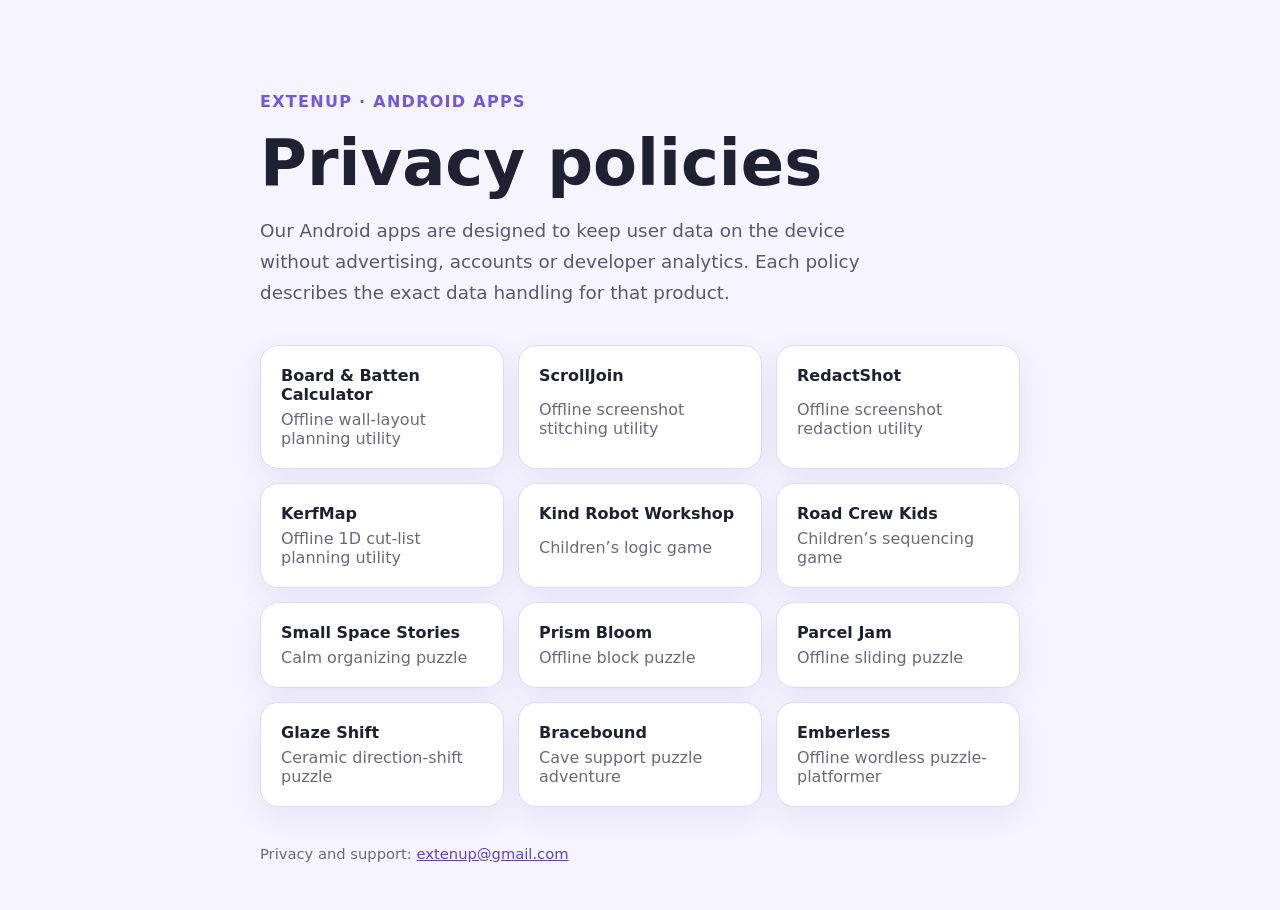
<file: index.html>
<!doctype html>
<html lang="en">
<head>
  <meta charset="utf-8">
  <meta name="viewport" content="width=device-width, initial-scale=1">
  <title>Extenup Android Apps — Privacy</title>
  <link rel="stylesheet" href="styles.css">
</head>
<body>
  <main>
    <p class="eyebrow">Extenup · Android apps</p>
    <h1>Privacy policies</h1>
    <p class="lede">Our Android apps are designed to keep user data on the device without advertising, accounts or developer analytics. Each policy describes the exact data handling for that product.</p>
    <nav class="cards" aria-label="App privacy policies">
      <a href="board-batten/"><strong>Board &amp; Batten Calculator</strong><span>Offline wall-layout planning utility</span></a>
      <a href="scrolljoin/"><strong>ScrollJoin</strong><span>Offline screenshot stitching utility</span></a>
      <a href="redactshot/"><strong>RedactShot</strong><span>Offline screenshot redaction utility</span></a>
      <a href="kerfmap/"><strong>KerfMap</strong><span>Offline 1D cut-list planning utility</span></a>
      <a href="robot-workshop/"><strong>Kind Robot Workshop</strong><span>Children’s logic game</span></a>
      <a href="road-crew/"><strong>Road Crew Kids</strong><span>Children’s sequencing game</span></a>
      <a href="small-space-stories/"><strong>Small Space Stories</strong><span>Calm organizing puzzle</span></a>
      <a href="prism-bloom/"><strong>Prism Bloom</strong><span>Offline block puzzle</span></a>
      <a href="parcel-jam/"><strong>Parcel Jam</strong><span>Offline sliding puzzle</span></a>
      <a href="glaze-shift/"><strong>Glaze Shift</strong><span>Ceramic direction-shift puzzle</span></a>
      <a href="bracebound/"><strong>Bracebound</strong><span>Cave support puzzle adventure</span></a>
      <a href="emberless/"><strong>Emberless</strong><span>Offline wordless puzzle-platformer</span></a>
    </nav>
    <footer>Privacy and support: <a href="mailto:extenup@gmail.com">extenup@gmail.com</a></footer>
  </main>
</body>
</html>
</file>
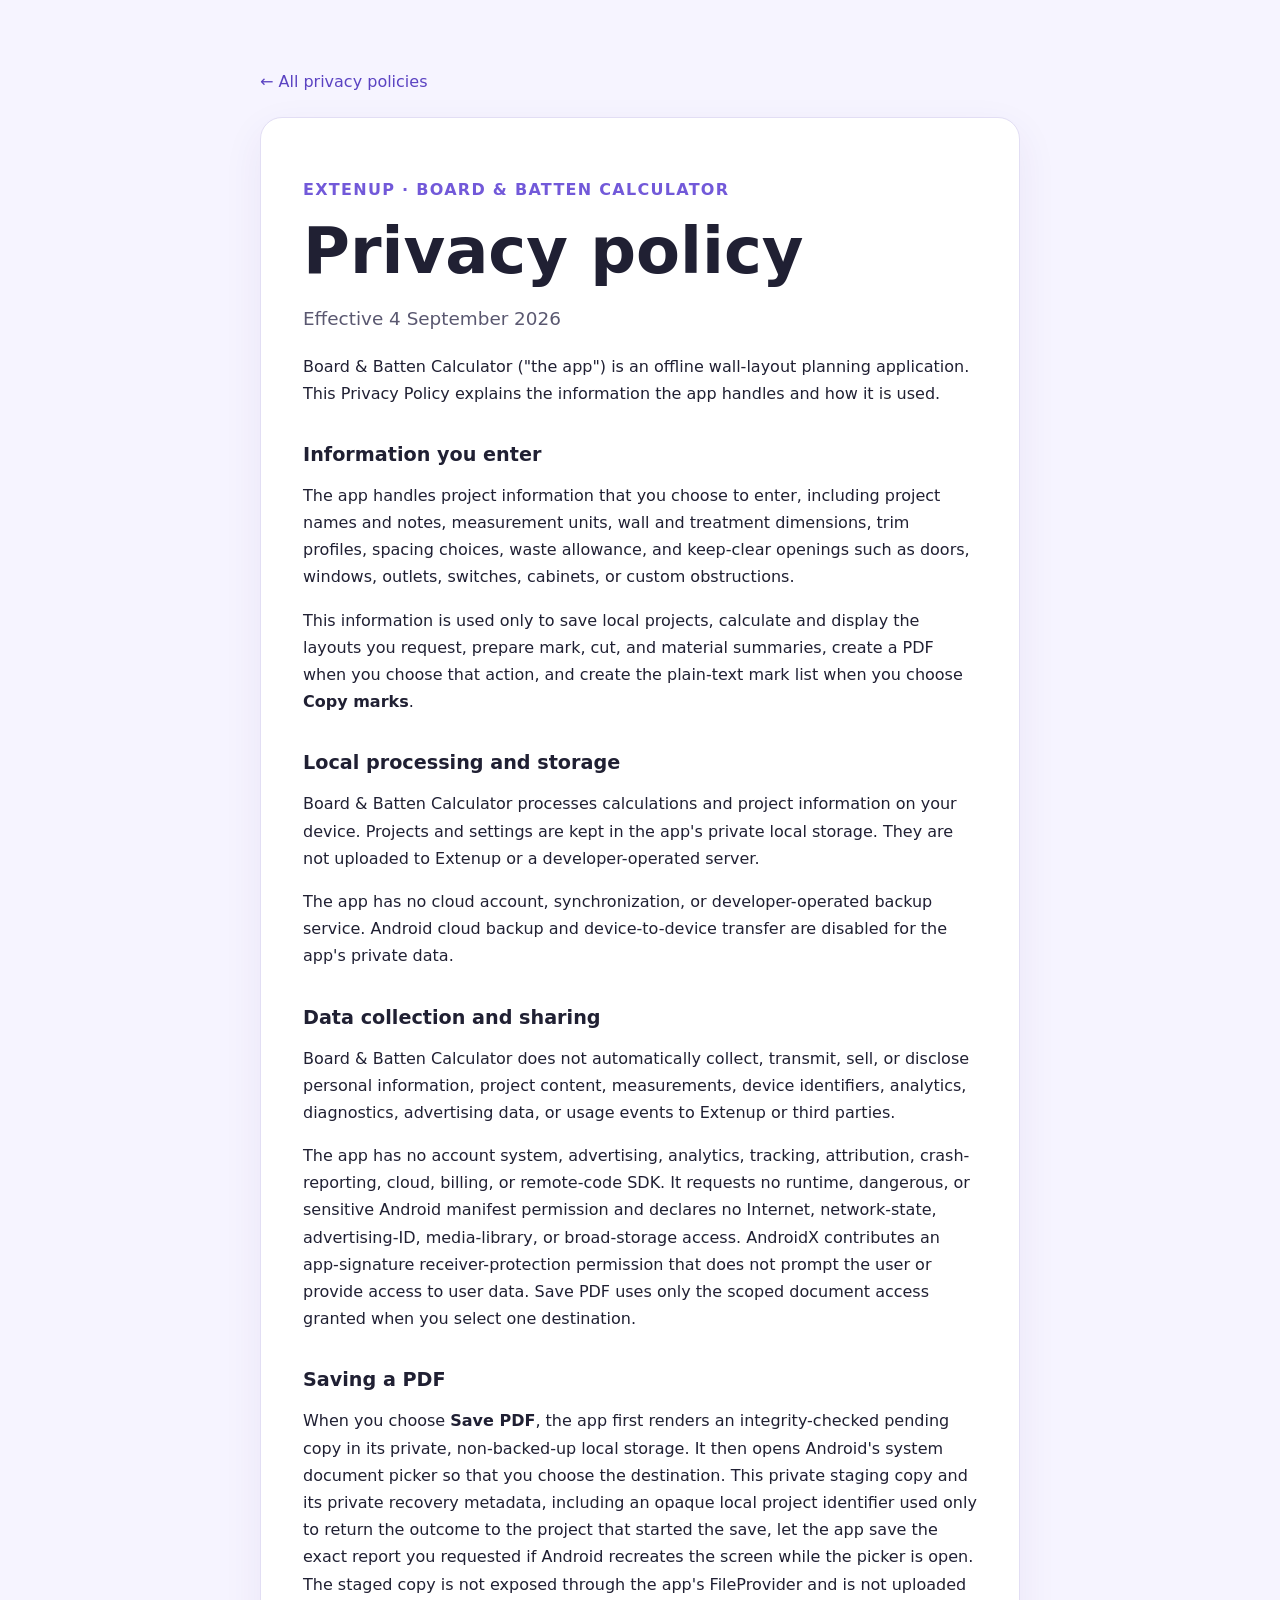
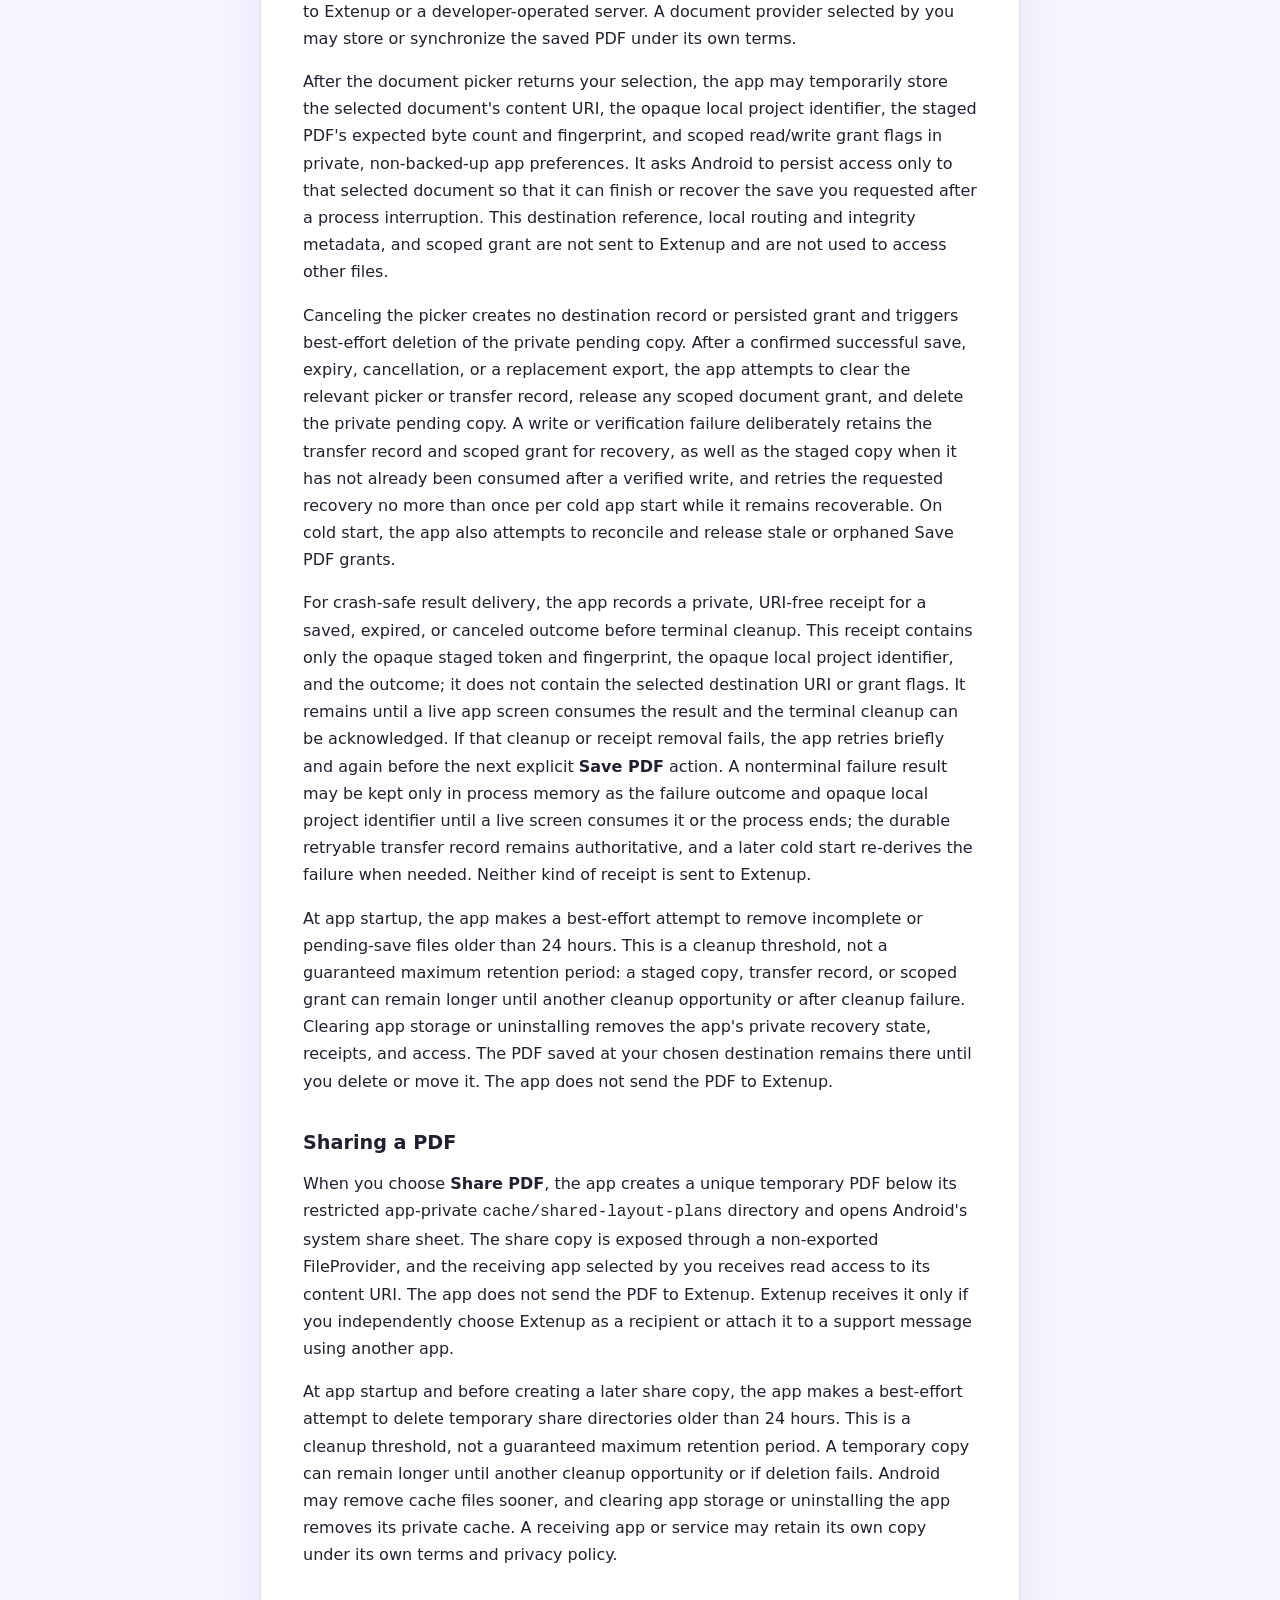
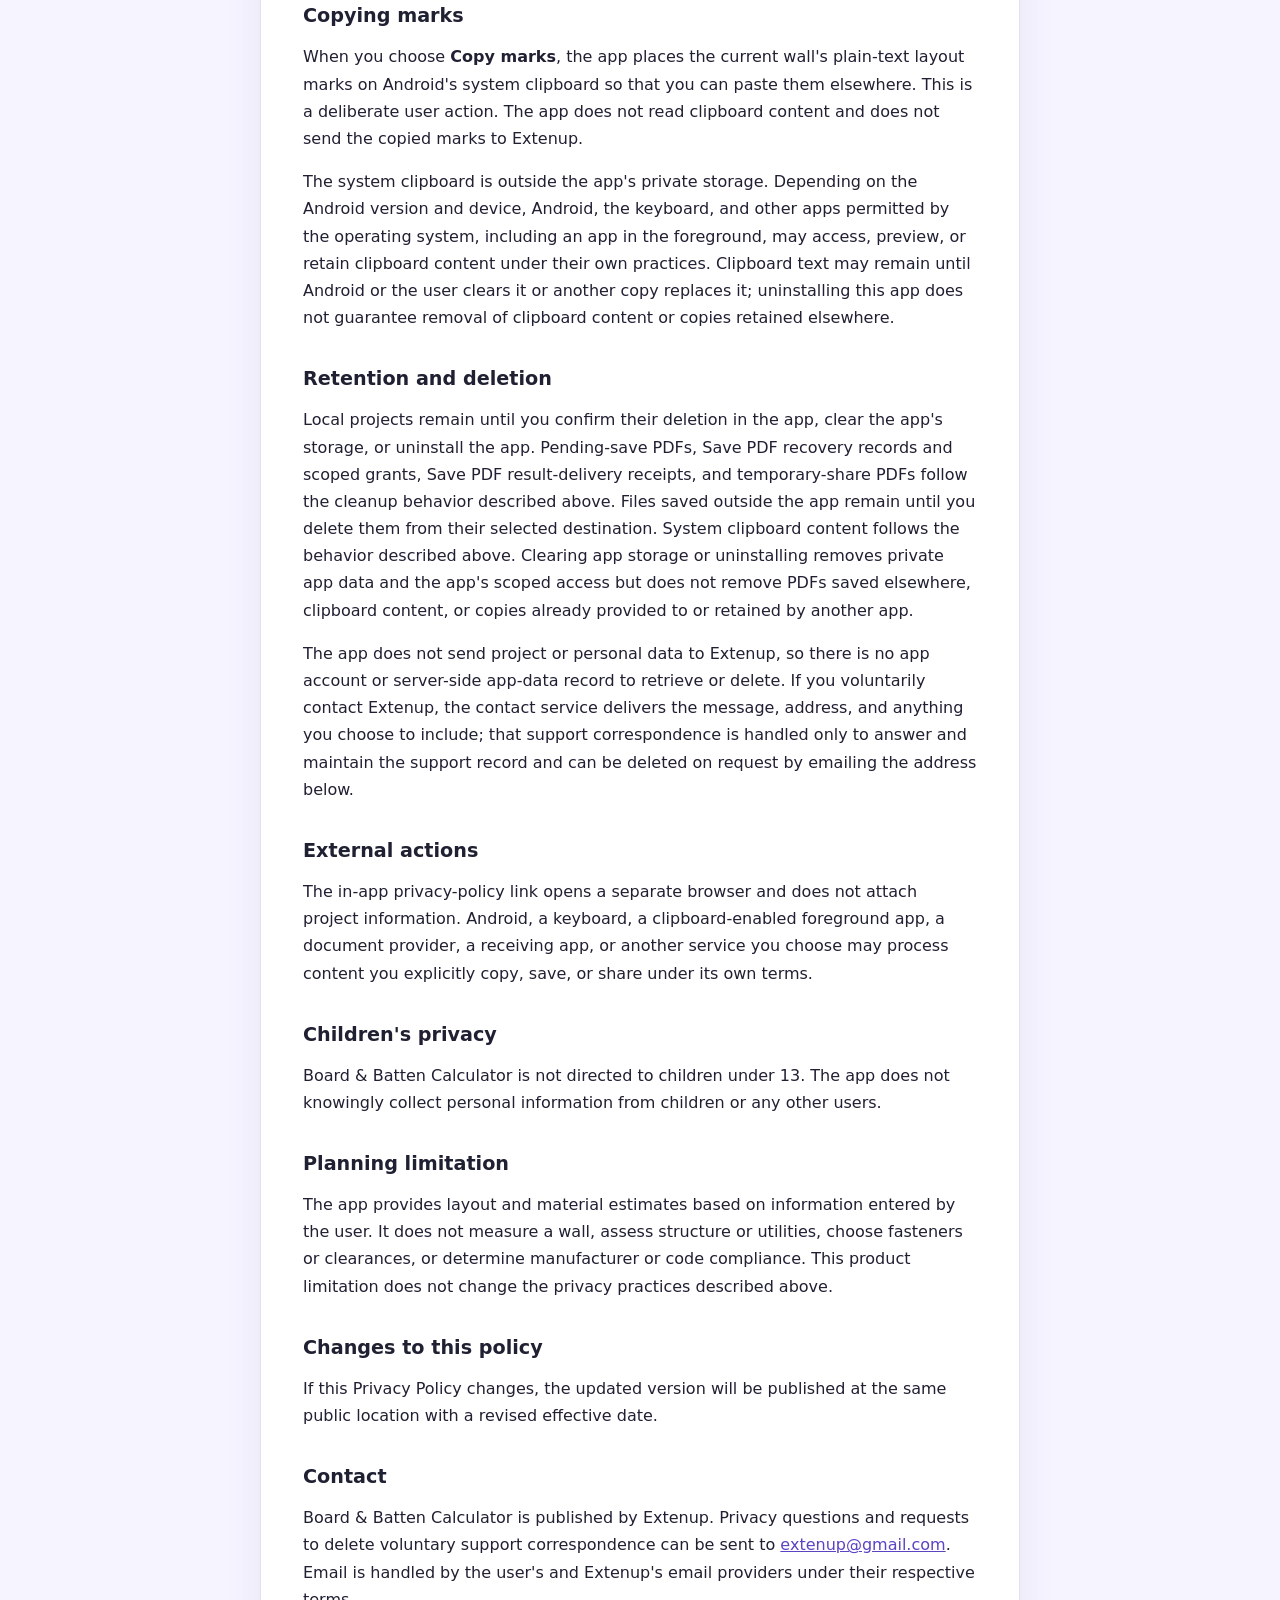
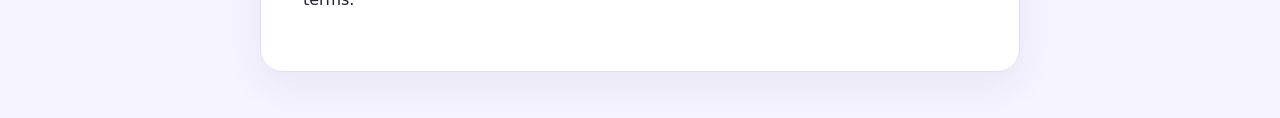
<file: board-batten/index.html>
<!doctype html>
<html lang="en">
<head>
  <meta charset="utf-8">
  <meta name="viewport" content="width=device-width, initial-scale=1">
  <meta name="description" content="Privacy Policy for Board &amp; Batten Calculator, an offline Android app published by Extenup.">
  <title>Board &amp; Batten Calculator — Privacy Policy</title>
  <link rel="stylesheet" href="../styles.css">
</head>
<body>
  <main>
    <a class="back" href="../">← All privacy policies</a>
    <article class="policy">
      <p class="eyebrow">Extenup · Board &amp; Batten Calculator</p>
      <h1>Privacy policy</h1>
      <p class="lede">Effective 4 September 2026</p>

      <p>Board &amp; Batten Calculator ("the app") is an offline wall-layout planning application. This Privacy Policy explains the information the app handles and how it is used.</p>

      <h2>Information you enter</h2>
      <p>The app handles project information that you choose to enter, including project names and notes, measurement units, wall and treatment dimensions, trim profiles, spacing choices, waste allowance, and keep-clear openings such as doors, windows, outlets, switches, cabinets, or custom obstructions.</p>
      <p>This information is used only to save local projects, calculate and display the layouts you request, prepare mark, cut, and material summaries, create a PDF when you choose that action, and create the plain-text mark list when you choose <strong>Copy marks</strong>.</p>

      <h2>Local processing and storage</h2>
      <p>Board &amp; Batten Calculator processes calculations and project information on your device. Projects and settings are kept in the app's private local storage. They are not uploaded to Extenup or a developer-operated server.</p>
      <p>The app has no cloud account, synchronization, or developer-operated backup service. Android cloud backup and device-to-device transfer are disabled for the app's private data.</p>

      <h2>Data collection and sharing</h2>
      <p>Board &amp; Batten Calculator does not automatically collect, transmit, sell, or disclose personal information, project content, measurements, device identifiers, analytics, diagnostics, advertising data, or usage events to Extenup or third parties.</p>
      <p>The app has no account system, advertising, analytics, tracking, attribution, crash-reporting, cloud, billing, or remote-code SDK. It requests no runtime, dangerous, or sensitive Android manifest permission and declares no Internet, network-state, advertising-ID, media-library, or broad-storage access. AndroidX contributes an app-signature receiver-protection permission that does not prompt the user or provide access to user data. Save PDF uses only the scoped document access granted when you select one destination.</p>

      <h2>Saving a PDF</h2>
      <p>When you choose <strong>Save PDF</strong>, the app first renders an integrity-checked pending copy in its private, non-backed-up local storage. It then opens Android's system document picker so that you choose the destination. This private staging copy and its private recovery metadata, including an opaque local project identifier used only to return the outcome to the project that started the save, let the app save the exact report you requested if Android recreates the screen while the picker is open. The staged copy is not exposed through the app's FileProvider and is not uploaded to Extenup or a developer-operated server. A document provider selected by you may store or synchronize the saved PDF under its own terms.</p>
      <p>After the document picker returns your selection, the app may temporarily store the selected document's content URI, the opaque local project identifier, the staged PDF's expected byte count and fingerprint, and scoped read/write grant flags in private, non-backed-up app preferences. It asks Android to persist access only to that selected document so that it can finish or recover the save you requested after a process interruption. This destination reference, local routing and integrity metadata, and scoped grant are not sent to Extenup and are not used to access other files.</p>
      <p>Canceling the picker creates no destination record or persisted grant and triggers best-effort deletion of the private pending copy. After a confirmed successful save, expiry, cancellation, or a replacement export, the app attempts to clear the relevant picker or transfer record, release any scoped document grant, and delete the private pending copy. A write or verification failure deliberately retains the transfer record and scoped grant for recovery, as well as the staged copy when it has not already been consumed after a verified write, and retries the requested recovery no more than once per cold app start while it remains recoverable. On cold start, the app also attempts to reconcile and release stale or orphaned Save PDF grants.</p>
      <p>For crash-safe result delivery, the app records a private, URI-free receipt for a saved, expired, or canceled outcome before terminal cleanup. This receipt contains only the opaque staged token and fingerprint, the opaque local project identifier, and the outcome; it does not contain the selected destination URI or grant flags. It remains until a live app screen consumes the result and the terminal cleanup can be acknowledged. If that cleanup or receipt removal fails, the app retries briefly and again before the next explicit <strong>Save PDF</strong> action. A nonterminal failure result may be kept only in process memory as the failure outcome and opaque local project identifier until a live screen consumes it or the process ends; the durable retryable transfer record remains authoritative, and a later cold start re-derives the failure when needed. Neither kind of receipt is sent to Extenup.</p>
      <p>At app startup, the app makes a best-effort attempt to remove incomplete or pending-save files older than 24 hours. This is a cleanup threshold, not a guaranteed maximum retention period: a staged copy, transfer record, or scoped grant can remain longer until another cleanup opportunity or after cleanup failure. Clearing app storage or uninstalling removes the app's private recovery state, receipts, and access. The PDF saved at your chosen destination remains there until you delete or move it. The app does not send the PDF to Extenup.</p>

      <h2>Sharing a PDF</h2>
      <p>When you choose <strong>Share PDF</strong>, the app creates a unique temporary PDF below its restricted app-private <code>cache/shared-layout-plans</code> directory and opens Android's system share sheet. The share copy is exposed through a non-exported FileProvider, and the receiving app selected by you receives read access to its content URI. The app does not send the PDF to Extenup. Extenup receives it only if you independently choose Extenup as a recipient or attach it to a support message using another app.</p>
      <p>At app startup and before creating a later share copy, the app makes a best-effort attempt to delete temporary share directories older than 24 hours. This is a cleanup threshold, not a guaranteed maximum retention period. A temporary copy can remain longer until another cleanup opportunity or if deletion fails. Android may remove cache files sooner, and clearing app storage or uninstalling the app removes its private cache. A receiving app or service may retain its own copy under its own terms and privacy policy.</p>

      <h2>Copying marks</h2>
      <p>When you choose <strong>Copy marks</strong>, the app places the current wall's plain-text layout marks on Android's system clipboard so that you can paste them elsewhere. This is a deliberate user action. The app does not read clipboard content and does not send the copied marks to Extenup.</p>
      <p>The system clipboard is outside the app's private storage. Depending on the Android version and device, Android, the keyboard, and other apps permitted by the operating system, including an app in the foreground, may access, preview, or retain clipboard content under their own practices. Clipboard text may remain until Android or the user clears it or another copy replaces it; uninstalling this app does not guarantee removal of clipboard content or copies retained elsewhere.</p>

      <h2>Retention and deletion</h2>
      <p>Local projects remain until you confirm their deletion in the app, clear the app's storage, or uninstall the app. Pending-save PDFs, Save PDF recovery records and scoped grants, Save PDF result-delivery receipts, and temporary-share PDFs follow the cleanup behavior described above. Files saved outside the app remain until you delete them from their selected destination. System clipboard content follows the behavior described above. Clearing app storage or uninstalling removes private app data and the app's scoped access but does not remove PDFs saved elsewhere, clipboard content, or copies already provided to or retained by another app.</p>
      <p>The app does not send project or personal data to Extenup, so there is no app account or server-side app-data record to retrieve or delete. If you voluntarily contact Extenup, the contact service delivers the message, address, and anything you choose to include; that support correspondence is handled only to answer and maintain the support record and can be deleted on request by emailing the address below.</p>

      <h2>External actions</h2>
      <p>The in-app privacy-policy link opens a separate browser and does not attach project information. Android, a keyboard, a clipboard-enabled foreground app, a document provider, a receiving app, or another service you choose may process content you explicitly copy, save, or share under its own terms.</p>

      <h2>Children's privacy</h2>
      <p>Board &amp; Batten Calculator is not directed to children under 13. The app does not knowingly collect personal information from children or any other users.</p>

      <h2>Planning limitation</h2>
      <p>The app provides layout and material estimates based on information entered by the user. It does not measure a wall, assess structure or utilities, choose fasteners or clearances, or determine manufacturer or code compliance. This product limitation does not change the privacy practices described above.</p>

      <h2>Changes to this policy</h2>
      <p>If this Privacy Policy changes, the updated version will be published at the same public location with a revised effective date.</p>

      <h2>Contact</h2>
      <p>Board &amp; Batten Calculator is published by Extenup. Privacy questions and requests to delete voluntary support correspondence can be sent to <a href="mailto:extenup@gmail.com">extenup@gmail.com</a>. Email is handled by the user's and Extenup's email providers under their respective terms.</p>
    </article>
  </main>
</body>
</html>
</file>
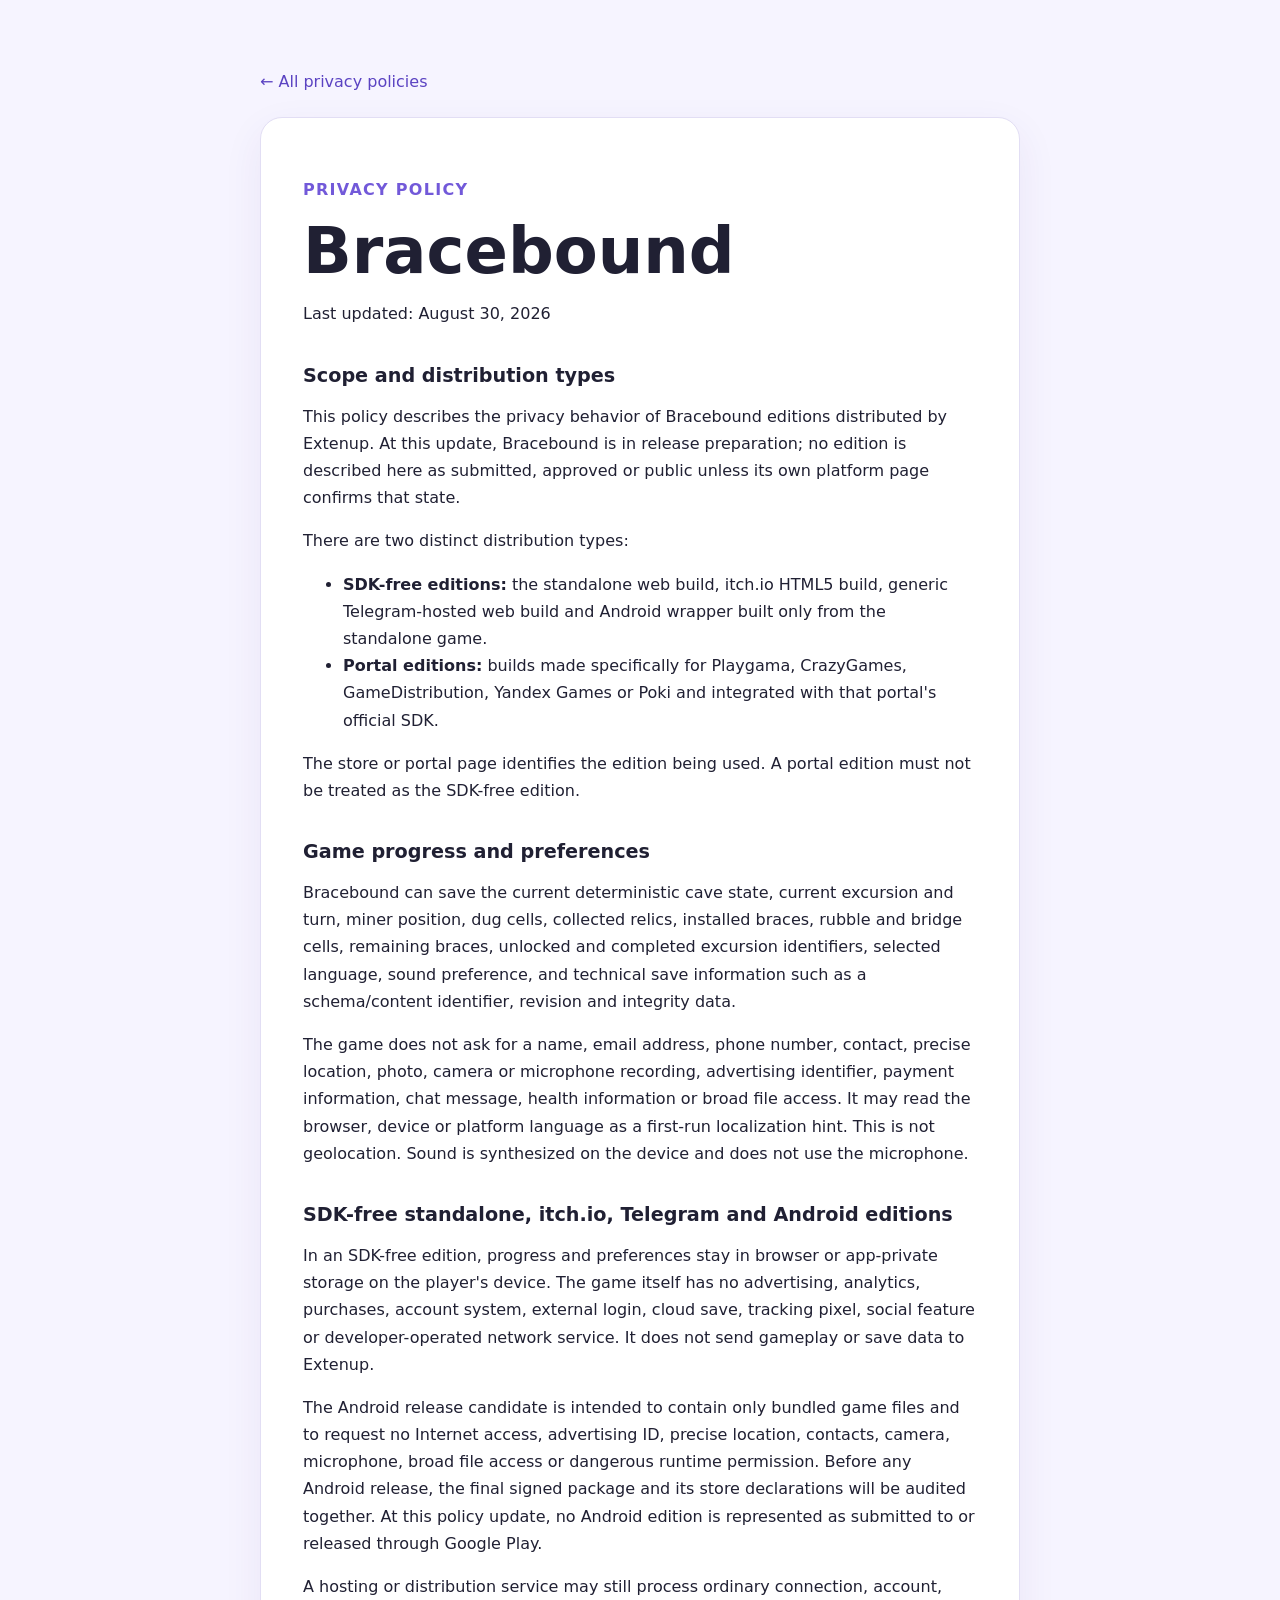
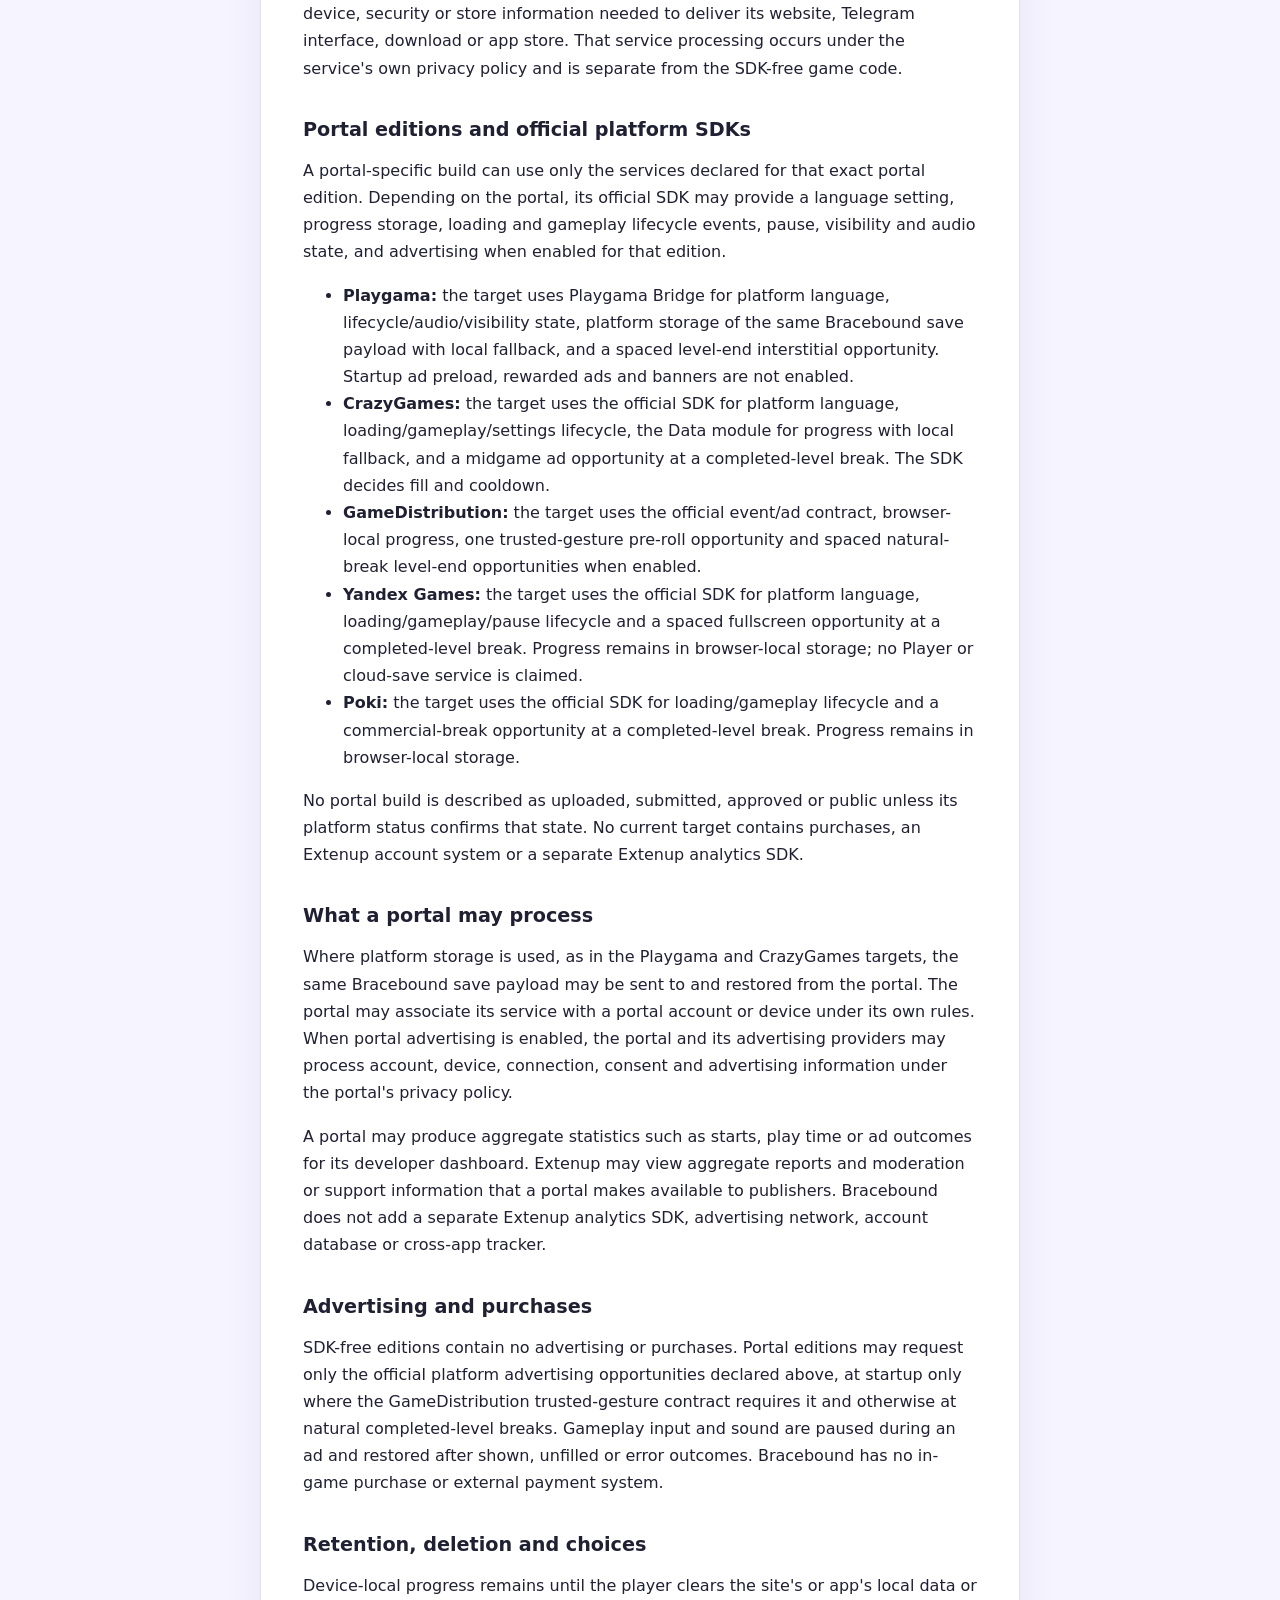
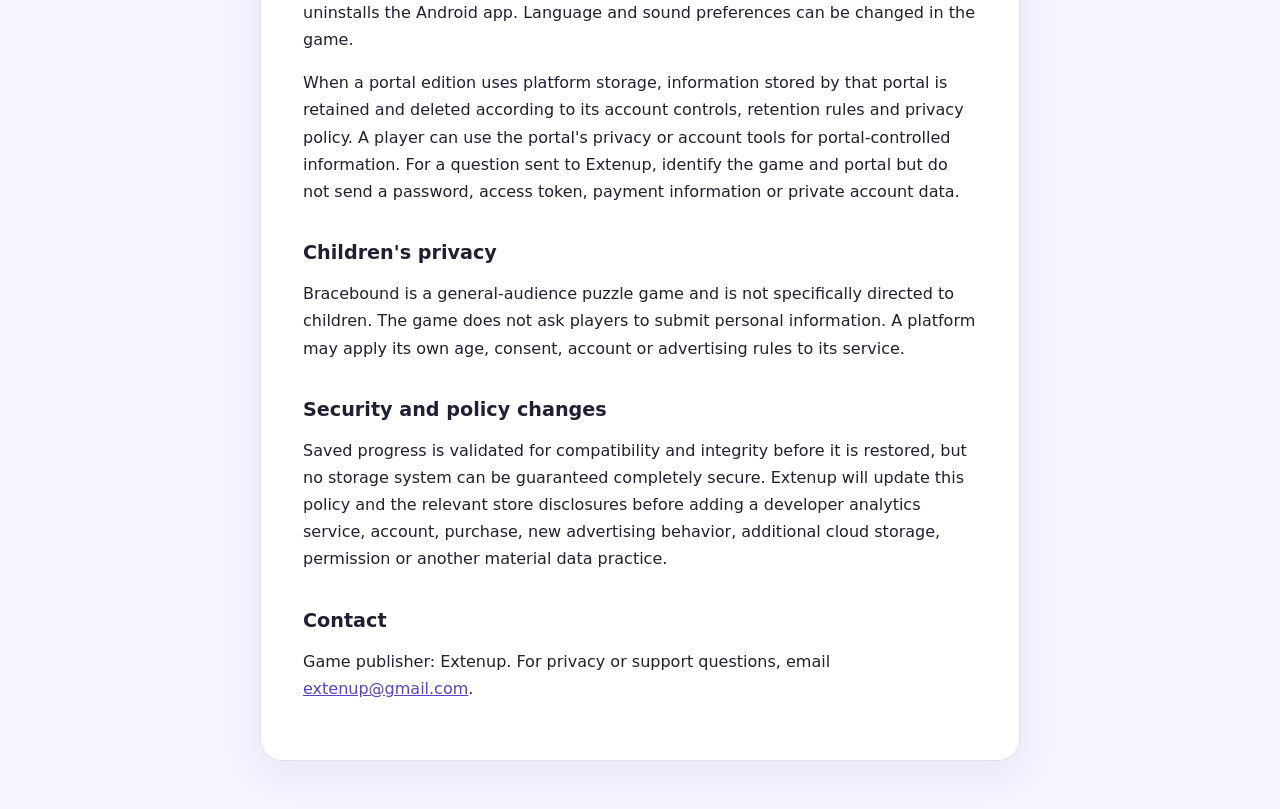
<file: bracebound/index.html>
<!doctype html>
<html lang="en">
<head>
  <meta charset="utf-8">
  <meta name="viewport" content="width=device-width, initial-scale=1">
  <title>Bracebound — Privacy Policy</title>
  <link rel="stylesheet" href="../styles.css">
</head>
<body>
  <main>
    <a class="back" href="../">← All privacy policies</a>
    <article class="policy">
      <p class="eyebrow">Privacy policy</p>
      <h1>Bracebound</h1>
      <p>Last updated: August 30, 2026</p>

      <h2>Scope and distribution types</h2>
      <p>This policy describes the privacy behavior of Bracebound editions distributed by Extenup. At this update, Bracebound is in release preparation; no edition is described here as submitted, approved or public unless its own platform page confirms that state.</p>
      <p>There are two distinct distribution types:</p>
      <ul>
        <li><strong>SDK-free editions:</strong> the standalone web build, itch.io HTML5 build, generic Telegram-hosted web build and Android wrapper built only from the standalone game.</li>
        <li><strong>Portal editions:</strong> builds made specifically for Playgama, CrazyGames, GameDistribution, Yandex Games or Poki and integrated with that portal's official SDK.</li>
      </ul>
      <p>The store or portal page identifies the edition being used. A portal edition must not be treated as the SDK-free edition.</p>

      <h2>Game progress and preferences</h2>
      <p>Bracebound can save the current deterministic cave state, current excursion and turn, miner position, dug cells, collected relics, installed braces, rubble and bridge cells, remaining braces, unlocked and completed excursion identifiers, selected language, sound preference, and technical save information such as a schema/content identifier, revision and integrity data.</p>
      <p>The game does not ask for a name, email address, phone number, contact, precise location, photo, camera or microphone recording, advertising identifier, payment information, chat message, health information or broad file access. It may read the browser, device or platform language as a first-run localization hint. This is not geolocation. Sound is synthesized on the device and does not use the microphone.</p>

      <h2>SDK-free standalone, itch.io, Telegram and Android editions</h2>
      <p>In an SDK-free edition, progress and preferences stay in browser or app-private storage on the player's device. The game itself has no advertising, analytics, purchases, account system, external login, cloud save, tracking pixel, social feature or developer-operated network service. It does not send gameplay or save data to Extenup.</p>
      <p>The Android release candidate is intended to contain only bundled game files and to request no Internet access, advertising ID, precise location, contacts, camera, microphone, broad file access or dangerous runtime permission. Before any Android release, the final signed package and its store declarations will be audited together. At this policy update, no Android edition is represented as submitted to or released through Google Play.</p>
      <p>A hosting or distribution service may still process ordinary connection, account, device, security or store information needed to deliver its website, Telegram interface, download or app store. That service processing occurs under the service's own privacy policy and is separate from the SDK-free game code.</p>

      <h2>Portal editions and official platform SDKs</h2>
      <p>A portal-specific build can use only the services declared for that exact portal edition. Depending on the portal, its official SDK may provide a language setting, progress storage, loading and gameplay lifecycle events, pause, visibility and audio state, and advertising when enabled for that edition.</p>
      <ul>
        <li><strong>Playgama:</strong> the target uses Playgama Bridge for platform language, lifecycle/audio/visibility state, platform storage of the same Bracebound save payload with local fallback, and a spaced level-end interstitial opportunity. Startup ad preload, rewarded ads and banners are not enabled.</li>
        <li><strong>CrazyGames:</strong> the target uses the official SDK for platform language, loading/gameplay/settings lifecycle, the Data module for progress with local fallback, and a midgame ad opportunity at a completed-level break. The SDK decides fill and cooldown.</li>
        <li><strong>GameDistribution:</strong> the target uses the official event/ad contract, browser-local progress, one trusted-gesture pre-roll opportunity and spaced natural-break level-end opportunities when enabled.</li>
        <li><strong>Yandex Games:</strong> the target uses the official SDK for platform language, loading/gameplay/pause lifecycle and a spaced fullscreen opportunity at a completed-level break. Progress remains in browser-local storage; no Player or cloud-save service is claimed.</li>
        <li><strong>Poki:</strong> the target uses the official SDK for loading/gameplay lifecycle and a commercial-break opportunity at a completed-level break. Progress remains in browser-local storage.</li>
      </ul>
      <p>No portal build is described as uploaded, submitted, approved or public unless its platform status confirms that state. No current target contains purchases, an Extenup account system or a separate Extenup analytics SDK.</p>

      <h2>What a portal may process</h2>
      <p>Where platform storage is used, as in the Playgama and CrazyGames targets, the same Bracebound save payload may be sent to and restored from the portal. The portal may associate its service with a portal account or device under its own rules. When portal advertising is enabled, the portal and its advertising providers may process account, device, connection, consent and advertising information under the portal's privacy policy.</p>
      <p>A portal may produce aggregate statistics such as starts, play time or ad outcomes for its developer dashboard. Extenup may view aggregate reports and moderation or support information that a portal makes available to publishers. Bracebound does not add a separate Extenup analytics SDK, advertising network, account database or cross-app tracker.</p>

      <h2>Advertising and purchases</h2>
      <p>SDK-free editions contain no advertising or purchases. Portal editions may request only the official platform advertising opportunities declared above, at startup only where the GameDistribution trusted-gesture contract requires it and otherwise at natural completed-level breaks. Gameplay input and sound are paused during an ad and restored after shown, unfilled or error outcomes. Bracebound has no in-game purchase or external payment system.</p>

      <h2>Retention, deletion and choices</h2>
      <p>Device-local progress remains until the player clears the site's or app's local data or uninstalls the Android app. Language and sound preferences can be changed in the game.</p>
      <p>When a portal edition uses platform storage, information stored by that portal is retained and deleted according to its account controls, retention rules and privacy policy. A player can use the portal's privacy or account tools for portal-controlled information. For a question sent to Extenup, identify the game and portal but do not send a password, access token, payment information or private account data.</p>

      <h2>Children's privacy</h2>
      <p>Bracebound is a general-audience puzzle game and is not specifically directed to children. The game does not ask players to submit personal information. A platform may apply its own age, consent, account or advertising rules to its service.</p>

      <h2>Security and policy changes</h2>
      <p>Saved progress is validated for compatibility and integrity before it is restored, but no storage system can be guaranteed completely secure. Extenup will update this policy and the relevant store disclosures before adding a developer analytics service, account, purchase, new advertising behavior, additional cloud storage, permission or another material data practice.</p>

      <h2>Contact</h2>
      <p>Game publisher: Extenup. For privacy or support questions, email <a href="mailto:extenup@gmail.com">extenup@gmail.com</a>.</p>
    </article>
  </main>
</body>
</html>
</file>
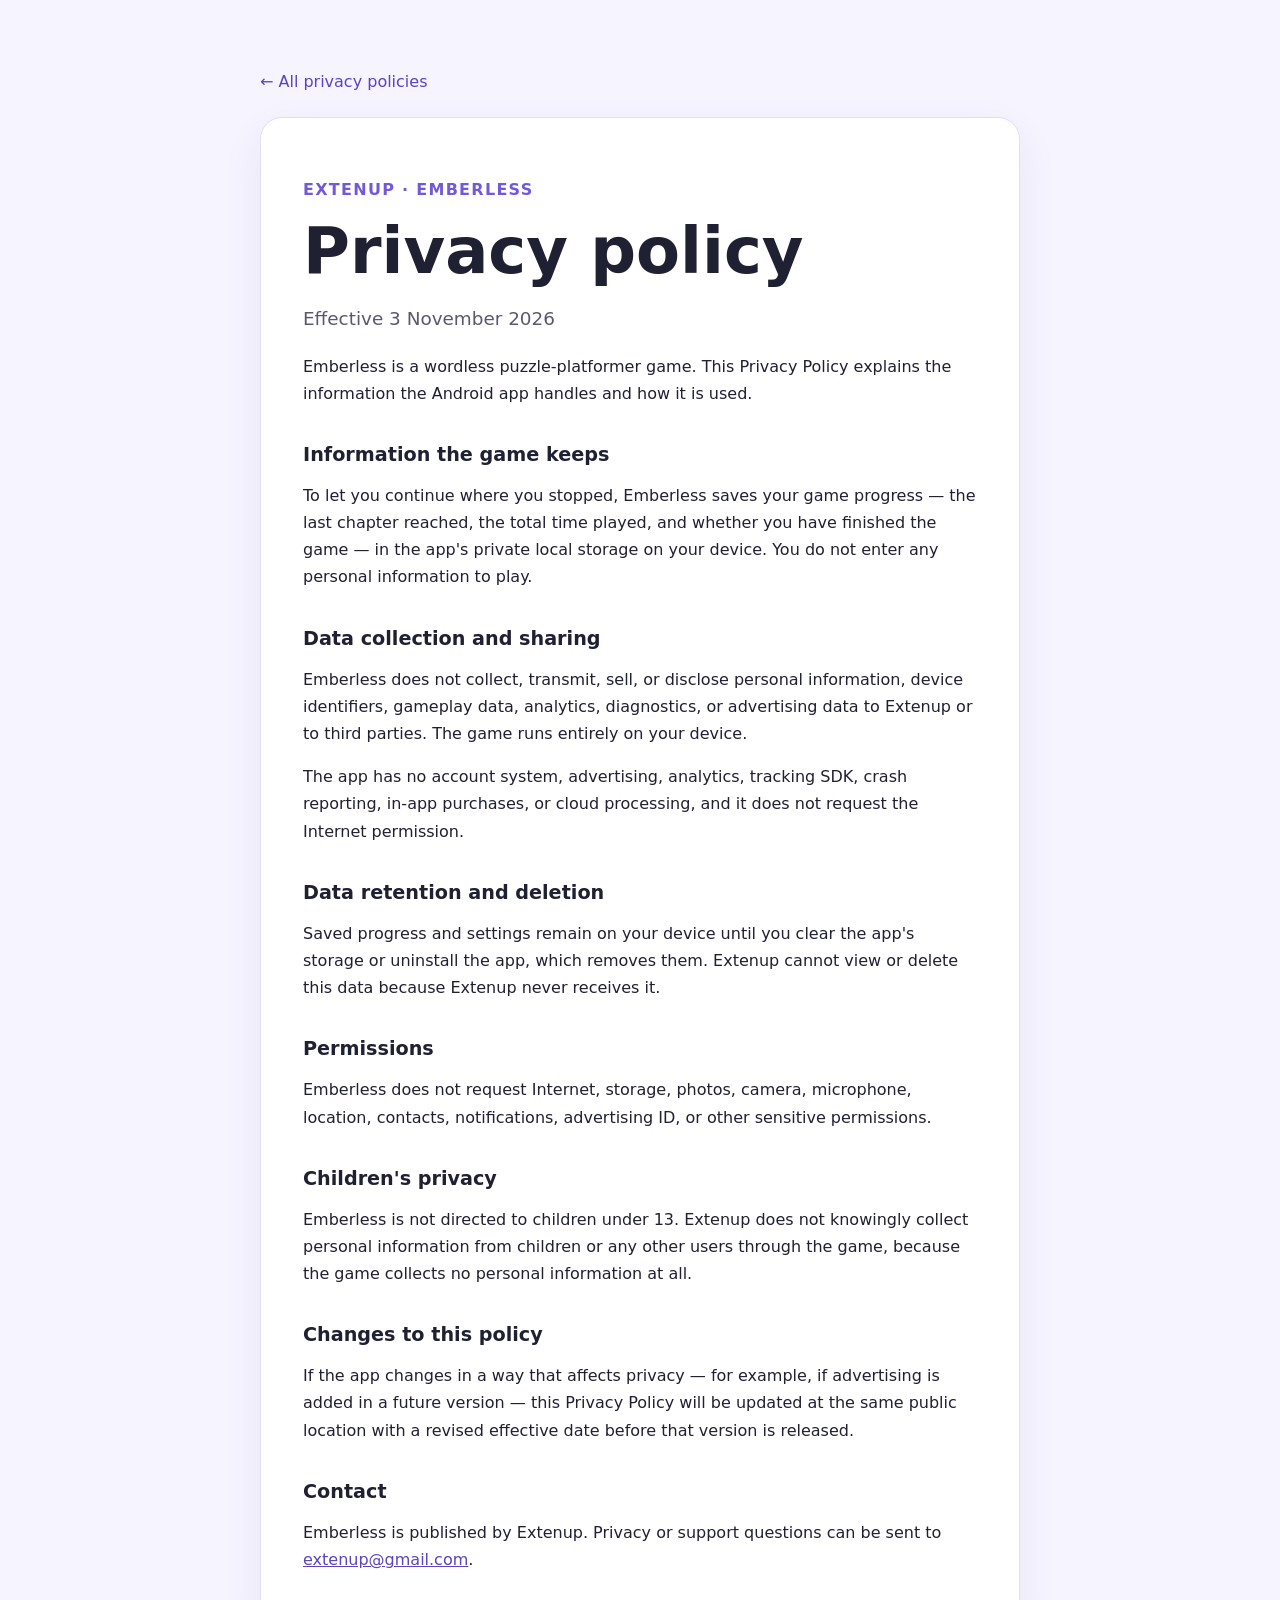
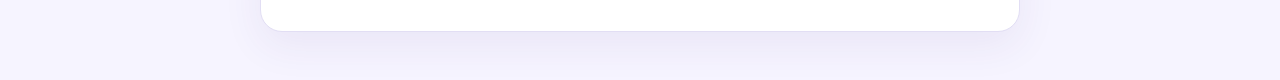
<file: emberless/index.html>
<!doctype html>
<html lang="en">
<head>
  <meta charset="utf-8">
  <meta name="viewport" content="width=device-width, initial-scale=1">
  <meta name="description" content="Privacy Policy for Emberless, an offline Android puzzle-platformer published by Extenup.">
  <title>Emberless — Privacy Policy</title>
  <link rel="stylesheet" href="../styles.css">
</head>
<body>
  <main>
    <a class="back" href="../">← All privacy policies</a>
    <article class="policy">
      <p class="eyebrow">Extenup · Emberless</p>
      <h1>Privacy policy</h1>
      <p class="lede">Effective 3 November 2026</p>

      <p>Emberless is a wordless puzzle-platformer game. This Privacy Policy explains the information the Android app handles and how it is used.</p>

      <h2>Information the game keeps</h2>
      <p>To let you continue where you stopped, Emberless saves your game progress — the last chapter reached, the total time played, and whether you have finished the game — in the app's private local storage on your device. You do not enter any personal information to play.</p>

      <h2>Data collection and sharing</h2>
      <p>Emberless does not collect, transmit, sell, or disclose personal information, device identifiers, gameplay data, analytics, diagnostics, or advertising data to Extenup or to third parties. The game runs entirely on your device.</p>
      <p>The app has no account system, advertising, analytics, tracking SDK, crash reporting, in-app purchases, or cloud processing, and it does not request the Internet permission.</p>

      <h2>Data retention and deletion</h2>
      <p>Saved progress and settings remain on your device until you clear the app's storage or uninstall the app, which removes them. Extenup cannot view or delete this data because Extenup never receives it.</p>

      <h2>Permissions</h2>
      <p>Emberless does not request Internet, storage, photos, camera, microphone, location, contacts, notifications, advertising ID, or other sensitive permissions.</p>

      <h2>Children's privacy</h2>
      <p>Emberless is not directed to children under 13. Extenup does not knowingly collect personal information from children or any other users through the game, because the game collects no personal information at all.</p>

      <h2>Changes to this policy</h2>
      <p>If the app changes in a way that affects privacy — for example, if advertising is added in a future version — this Privacy Policy will be updated at the same public location with a revised effective date before that version is released.</p>

      <h2>Contact</h2>
      <p>Emberless is published by Extenup. Privacy or support questions can be sent to <a href="mailto:extenup@gmail.com">extenup@gmail.com</a>.</p>
    </article>
  </main>
</body>
</html>
</file>
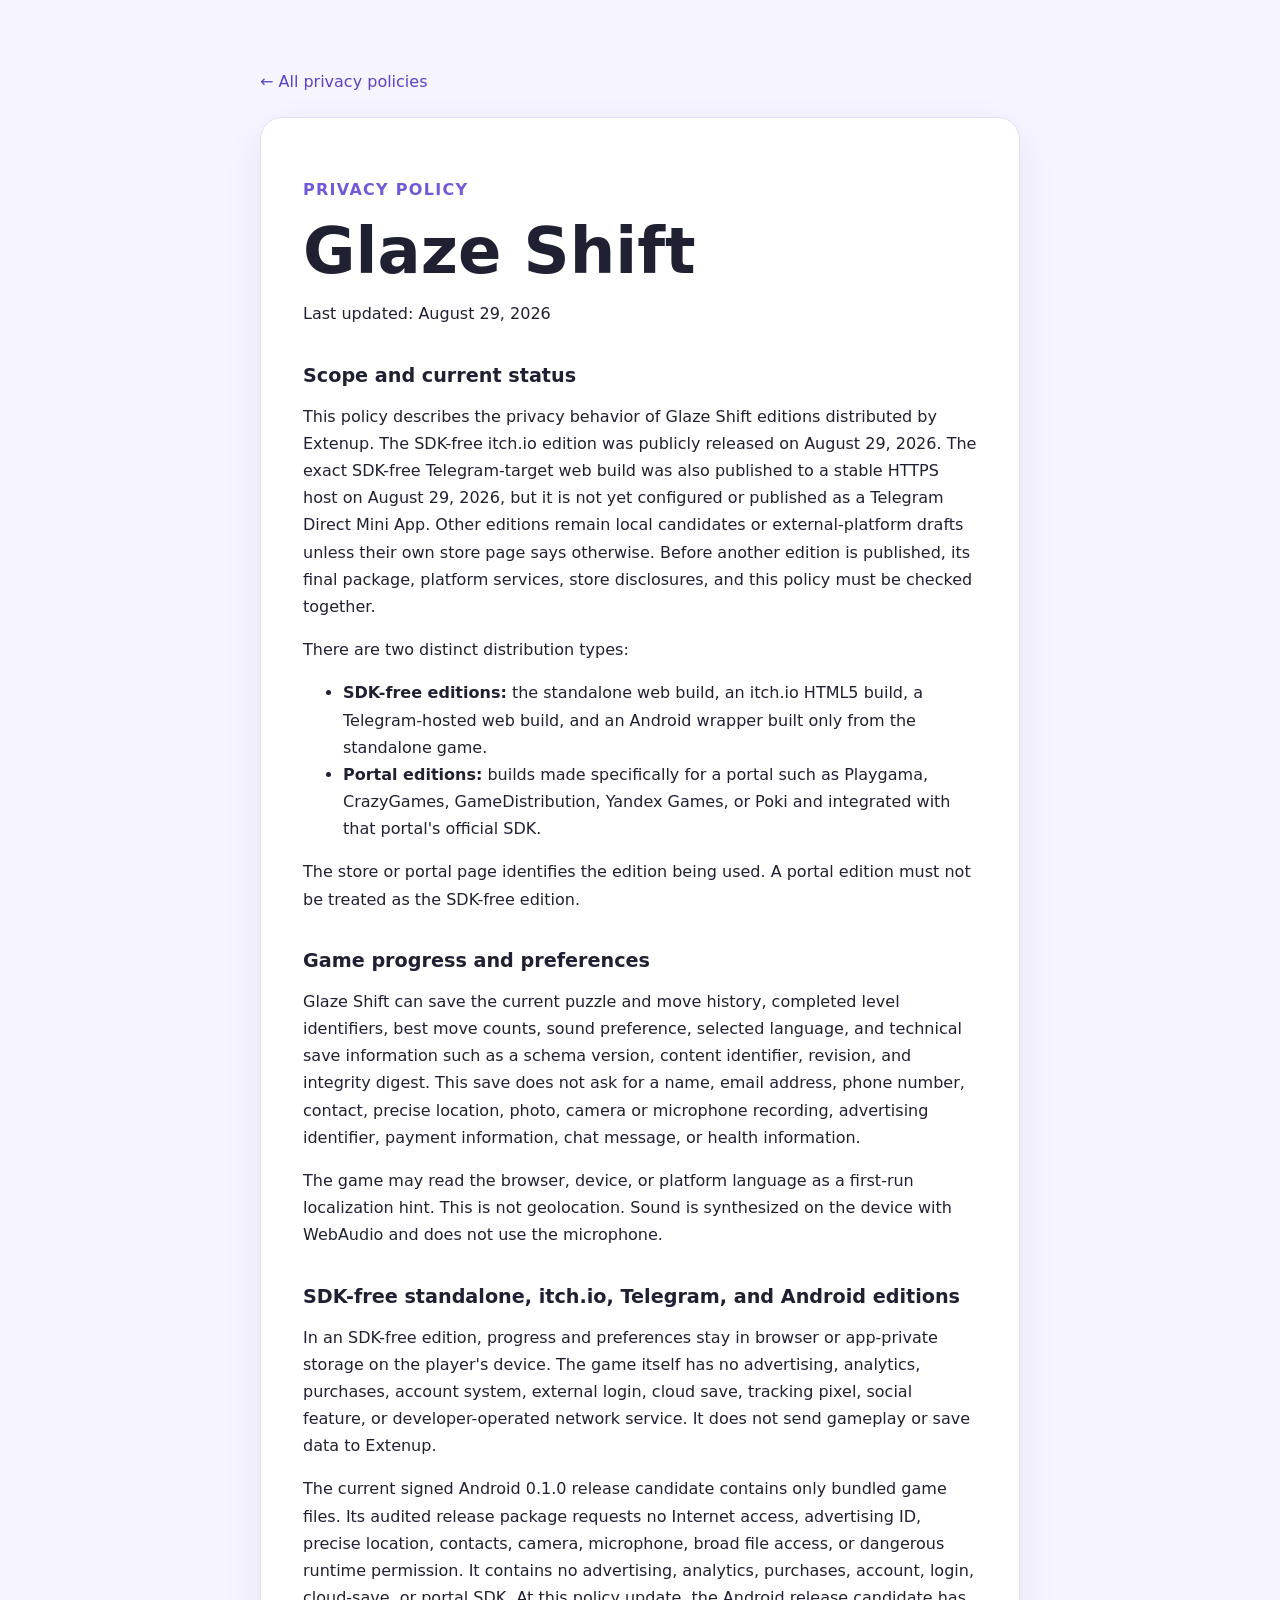
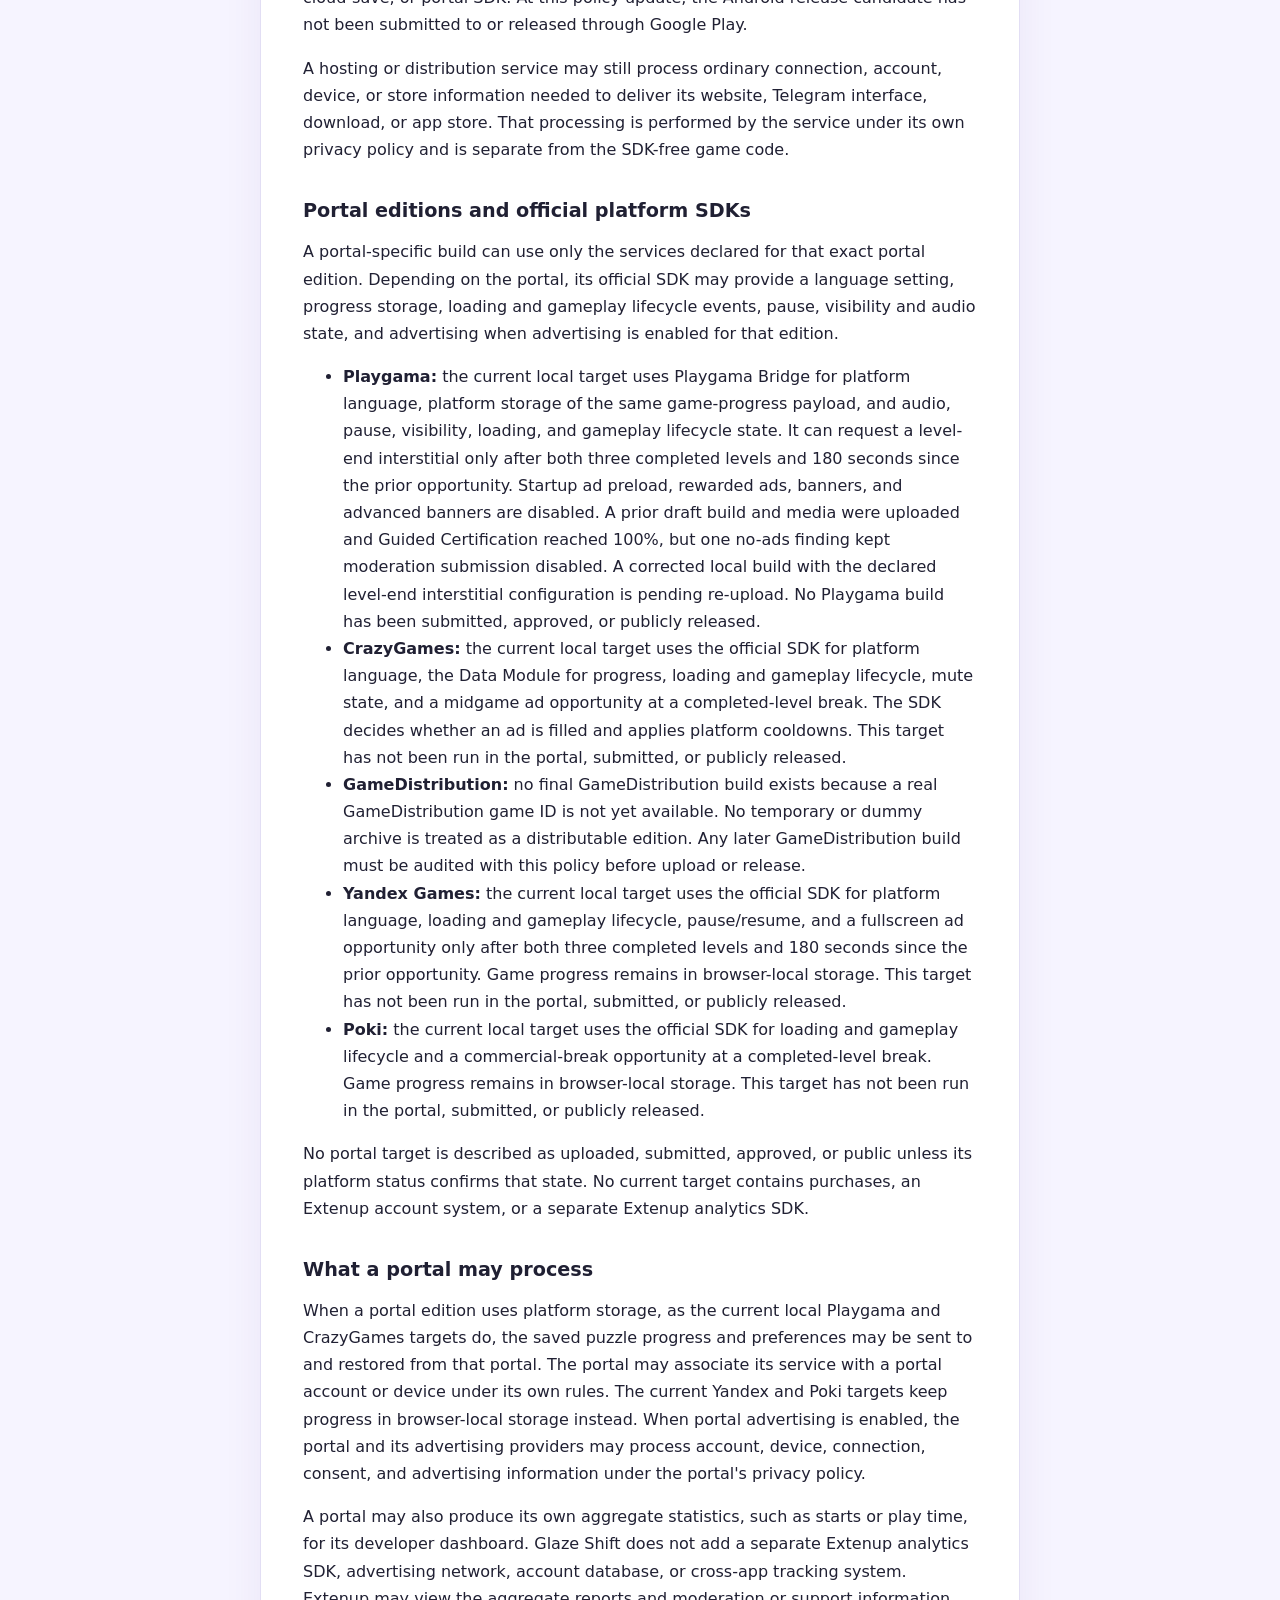
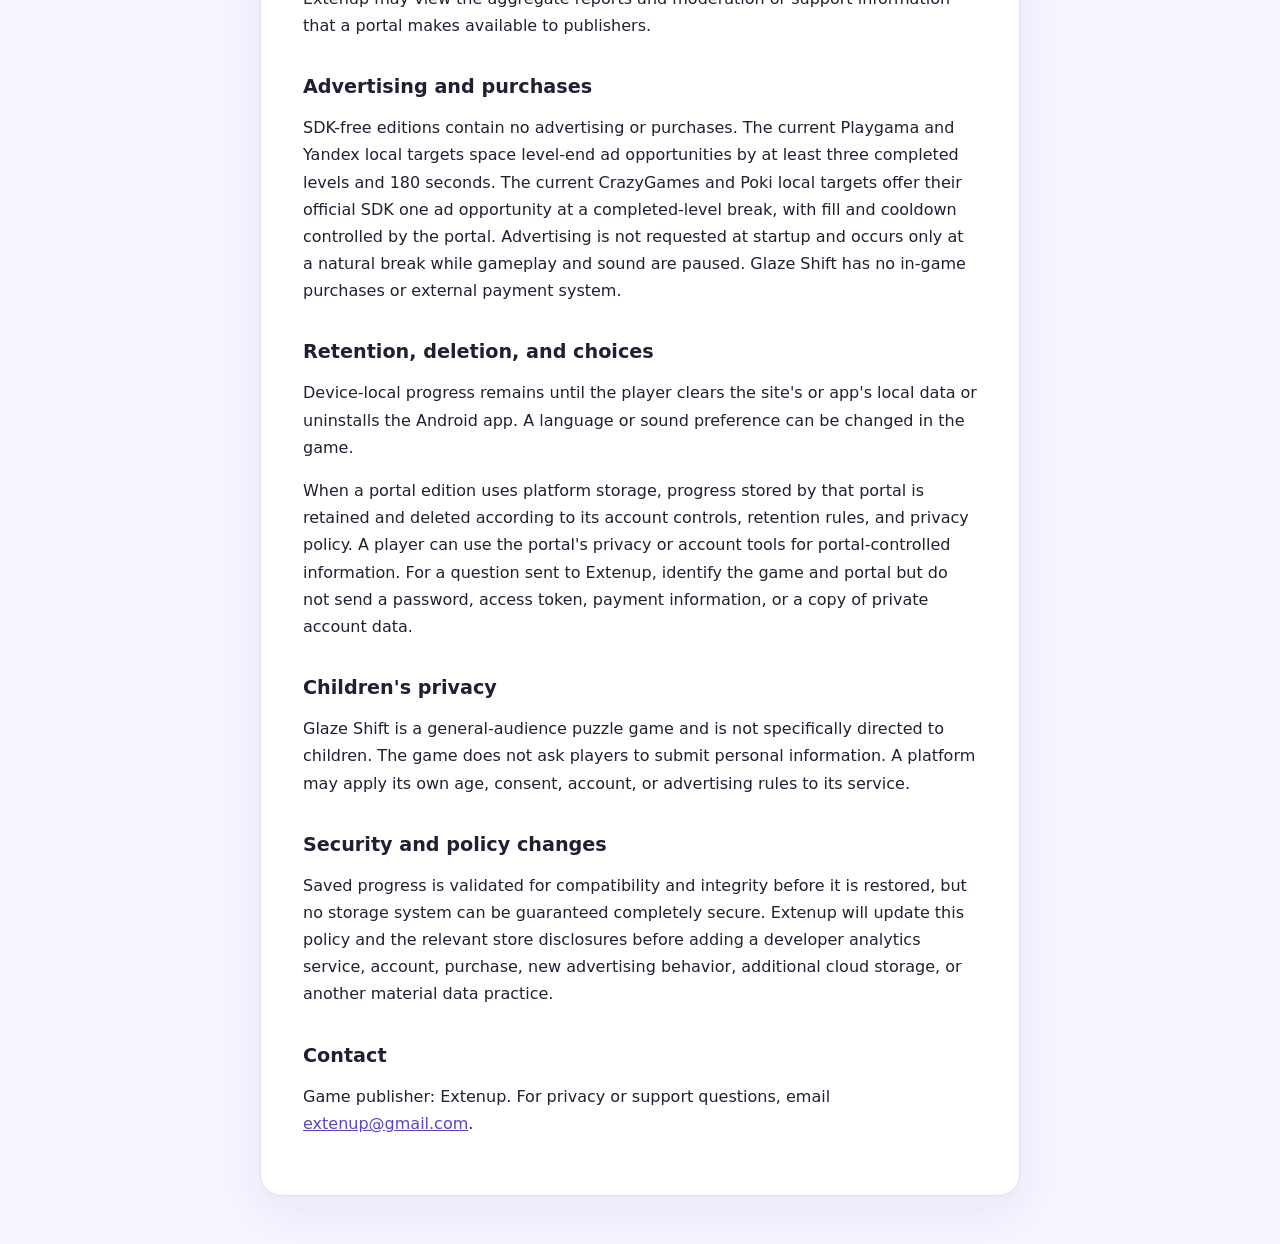
<file: glaze-shift/index.html>
<!doctype html>
<html lang="en">
<head>
  <meta charset="utf-8">
  <meta name="viewport" content="width=device-width, initial-scale=1">
  <title>Glaze Shift — Privacy Policy</title>
  <link rel="stylesheet" href="../styles.css">
</head>
<body>
  <main>
    <a class="back" href="../">← All privacy policies</a>
    <article class="policy">
      <p class="eyebrow">Privacy policy</p>
      <h1>Glaze Shift</h1>
      <p>Last updated: August 29, 2026</p>

      <h2>Scope and current status</h2>
      <p>This policy describes the privacy behavior of Glaze Shift editions distributed by Extenup. The SDK-free itch.io edition was publicly released on August 29, 2026. The exact SDK-free Telegram-target web build was also published to a stable HTTPS host on August 29, 2026, but it is not yet configured or published as a Telegram Direct Mini App. Other editions remain local candidates or external-platform drafts unless their own store page says otherwise. Before another edition is published, its final package, platform services, store disclosures, and this policy must be checked together.</p>
      <p>There are two distinct distribution types:</p>
      <ul>
        <li><strong>SDK-free editions:</strong> the standalone web build, an itch.io HTML5 build, a Telegram-hosted web build, and an Android wrapper built only from the standalone game.</li>
        <li><strong>Portal editions:</strong> builds made specifically for a portal such as Playgama, CrazyGames, GameDistribution, Yandex Games, or Poki and integrated with that portal's official SDK.</li>
      </ul>
      <p>The store or portal page identifies the edition being used. A portal edition must not be treated as the SDK-free edition.</p>

      <h2>Game progress and preferences</h2>
      <p>Glaze Shift can save the current puzzle and move history, completed level identifiers, best move counts, sound preference, selected language, and technical save information such as a schema version, content identifier, revision, and integrity digest. This save does not ask for a name, email address, phone number, contact, precise location, photo, camera or microphone recording, advertising identifier, payment information, chat message, or health information.</p>
      <p>The game may read the browser, device, or platform language as a first-run localization hint. This is not geolocation. Sound is synthesized on the device with WebAudio and does not use the microphone.</p>

      <h2>SDK-free standalone, itch.io, Telegram, and Android editions</h2>
      <p>In an SDK-free edition, progress and preferences stay in browser or app-private storage on the player's device. The game itself has no advertising, analytics, purchases, account system, external login, cloud save, tracking pixel, social feature, or developer-operated network service. It does not send gameplay or save data to Extenup.</p>
      <p>The current signed Android 0.1.0 release candidate contains only bundled game files. Its audited release package requests no Internet access, advertising ID, precise location, contacts, camera, microphone, broad file access, or dangerous runtime permission. It contains no advertising, analytics, purchases, account, login, cloud-save, or portal SDK. At this policy update, the Android release candidate has not been submitted to or released through Google Play.</p>
      <p>A hosting or distribution service may still process ordinary connection, account, device, or store information needed to deliver its website, Telegram interface, download, or app store. That processing is performed by the service under its own privacy policy and is separate from the SDK-free game code.</p>

      <h2>Portal editions and official platform SDKs</h2>
      <p>A portal-specific build can use only the services declared for that exact portal edition. Depending on the portal, its official SDK may provide a language setting, progress storage, loading and gameplay lifecycle events, pause, visibility and audio state, and advertising when advertising is enabled for that edition.</p>
      <ul>
        <li><strong>Playgama:</strong> the current local target uses Playgama Bridge for platform language, platform storage of the same game-progress payload, and audio, pause, visibility, loading, and gameplay lifecycle state. It can request a level-end interstitial only after both three completed levels and 180 seconds since the prior opportunity. Startup ad preload, rewarded ads, banners, and advanced banners are disabled. A prior draft build and media were uploaded and Guided Certification reached 100%, but one no-ads finding kept moderation submission disabled. A corrected local build with the declared level-end interstitial configuration is pending re-upload. No Playgama build has been submitted, approved, or publicly released.</li>
        <li><strong>CrazyGames:</strong> the current local target uses the official SDK for platform language, the Data Module for progress, loading and gameplay lifecycle, mute state, and a midgame ad opportunity at a completed-level break. The SDK decides whether an ad is filled and applies platform cooldowns. This target has not been run in the portal, submitted, or publicly released.</li>
        <li><strong>GameDistribution:</strong> no final GameDistribution build exists because a real GameDistribution game ID is not yet available. No temporary or dummy archive is treated as a distributable edition. Any later GameDistribution build must be audited with this policy before upload or release.</li>
        <li><strong>Yandex Games:</strong> the current local target uses the official SDK for platform language, loading and gameplay lifecycle, pause/resume, and a fullscreen ad opportunity only after both three completed levels and 180 seconds since the prior opportunity. Game progress remains in browser-local storage. This target has not been run in the portal, submitted, or publicly released.</li>
        <li><strong>Poki:</strong> the current local target uses the official SDK for loading and gameplay lifecycle and a commercial-break opportunity at a completed-level break. Game progress remains in browser-local storage. This target has not been run in the portal, submitted, or publicly released.</li>
      </ul>
      <p>No portal target is described as uploaded, submitted, approved, or public unless its platform status confirms that state. No current target contains purchases, an Extenup account system, or a separate Extenup analytics SDK.</p>

      <h2>What a portal may process</h2>
      <p>When a portal edition uses platform storage, as the current local Playgama and CrazyGames targets do, the saved puzzle progress and preferences may be sent to and restored from that portal. The portal may associate its service with a portal account or device under its own rules. The current Yandex and Poki targets keep progress in browser-local storage instead. When portal advertising is enabled, the portal and its advertising providers may process account, device, connection, consent, and advertising information under the portal's privacy policy.</p>
      <p>A portal may also produce its own aggregate statistics, such as starts or play time, for its developer dashboard. Glaze Shift does not add a separate Extenup analytics SDK, advertising network, account database, or cross-app tracking system. Extenup may view the aggregate reports and moderation or support information that a portal makes available to publishers.</p>

      <h2>Advertising and purchases</h2>
      <p>SDK-free editions contain no advertising or purchases. The current Playgama and Yandex local targets space level-end ad opportunities by at least three completed levels and 180 seconds. The current CrazyGames and Poki local targets offer their official SDK one ad opportunity at a completed-level break, with fill and cooldown controlled by the portal. Advertising is not requested at startup and occurs only at a natural break while gameplay and sound are paused. Glaze Shift has no in-game purchases or external payment system.</p>

      <h2>Retention, deletion, and choices</h2>
      <p>Device-local progress remains until the player clears the site's or app's local data or uninstalls the Android app. A language or sound preference can be changed in the game.</p>
      <p>When a portal edition uses platform storage, progress stored by that portal is retained and deleted according to its account controls, retention rules, and privacy policy. A player can use the portal's privacy or account tools for portal-controlled information. For a question sent to Extenup, identify the game and portal but do not send a password, access token, payment information, or a copy of private account data.</p>

      <h2>Children's privacy</h2>
      <p>Glaze Shift is a general-audience puzzle game and is not specifically directed to children. The game does not ask players to submit personal information. A platform may apply its own age, consent, account, or advertising rules to its service.</p>

      <h2>Security and policy changes</h2>
      <p>Saved progress is validated for compatibility and integrity before it is restored, but no storage system can be guaranteed completely secure. Extenup will update this policy and the relevant store disclosures before adding a developer analytics service, account, purchase, new advertising behavior, additional cloud storage, or another material data practice.</p>

      <h2>Contact</h2>
      <p>Game publisher: Extenup. For privacy or support questions, email <a href="mailto:extenup@gmail.com">extenup@gmail.com</a>.</p>
    </article>
  </main>
</body>
</html>
</file>
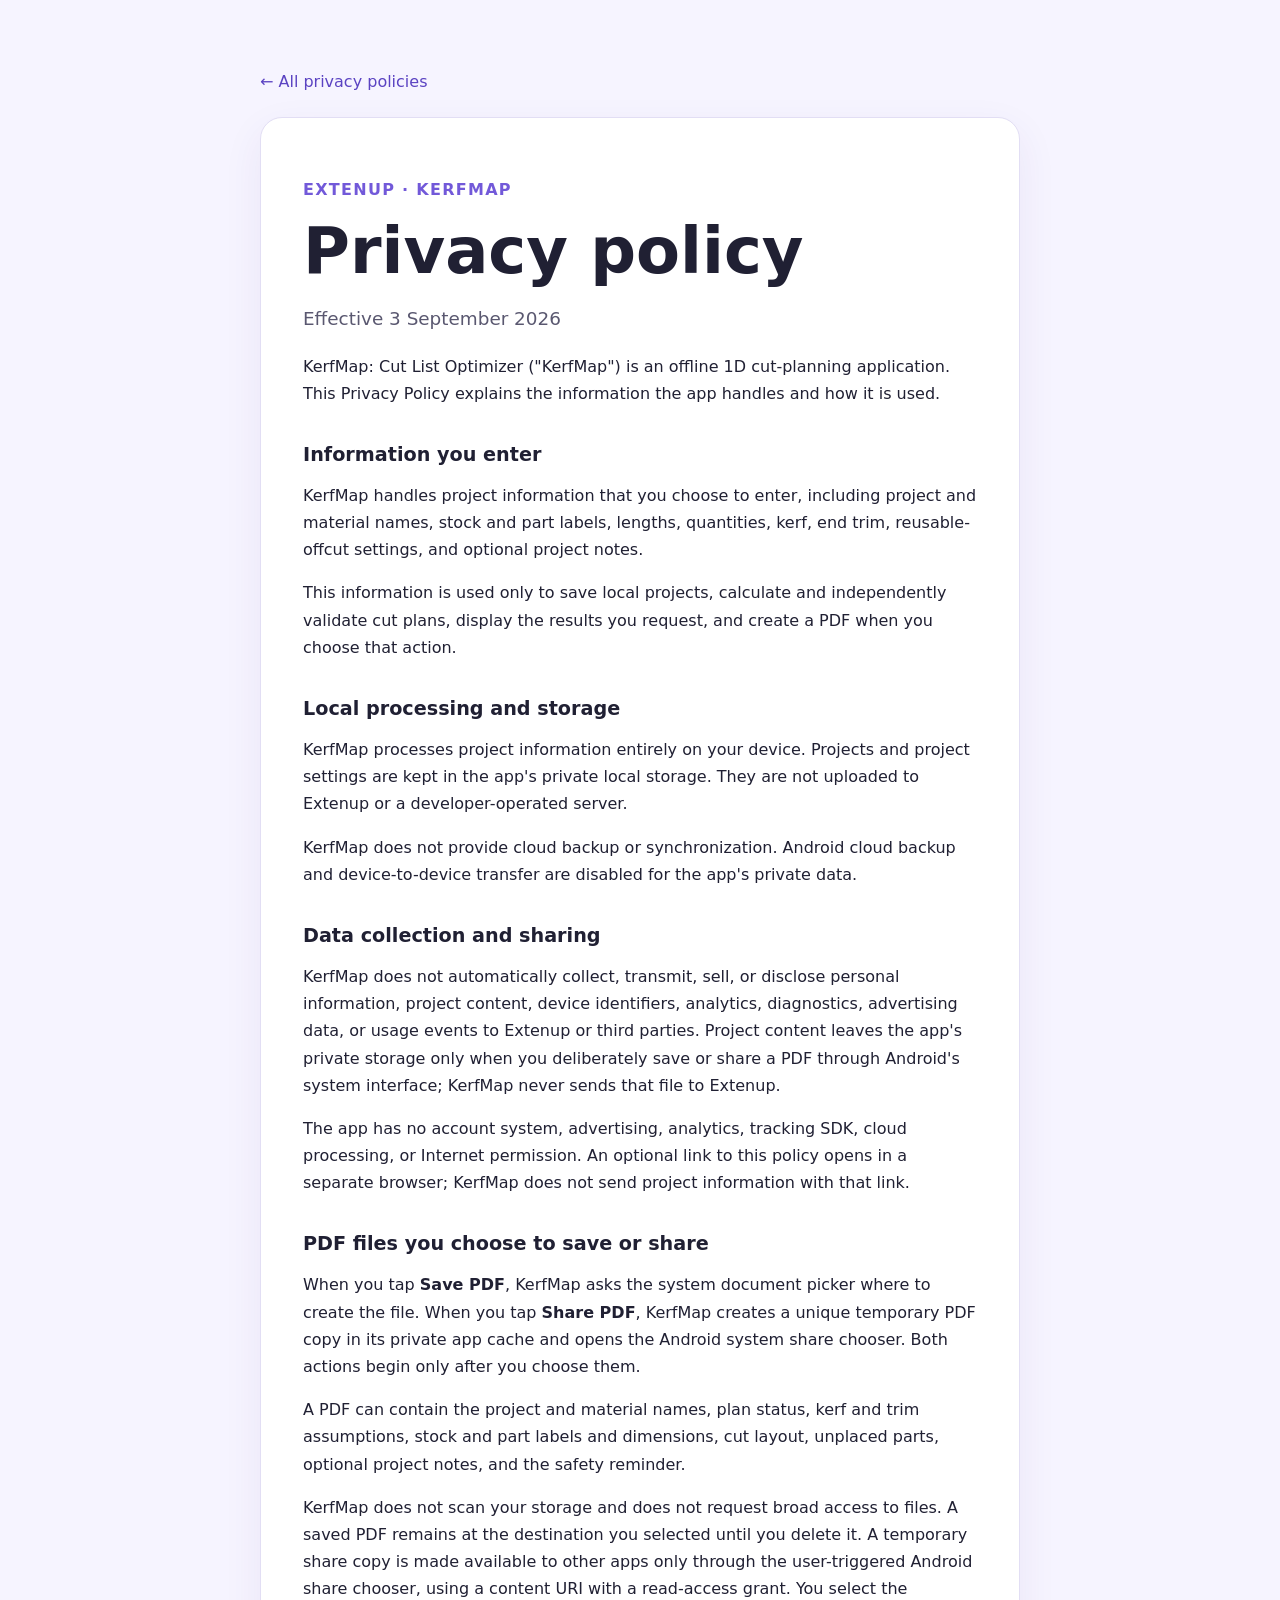
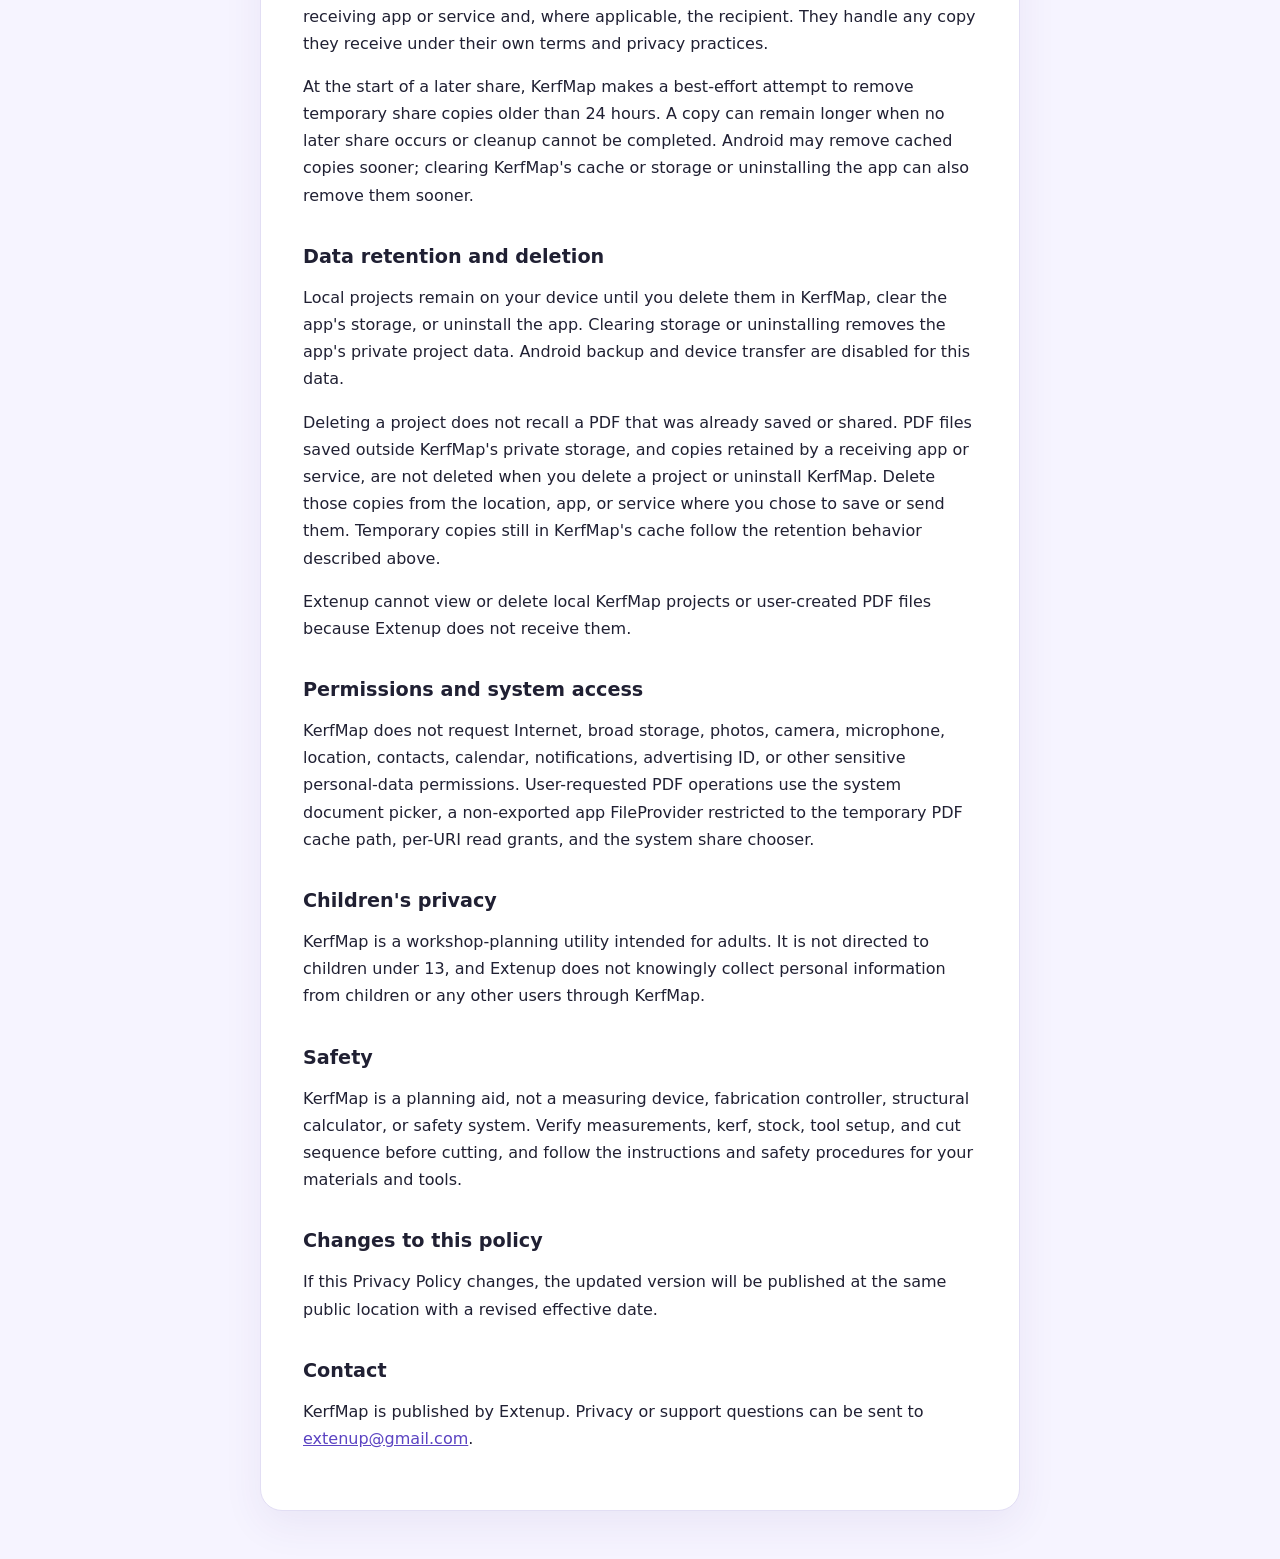
<file: kerfmap/index.html>
<!doctype html>
<html lang="en">
<head>
  <meta charset="utf-8">
  <meta name="viewport" content="width=device-width, initial-scale=1">
  <meta name="description" content="Privacy Policy for KerfMap: Cut List Optimizer, an offline Android app published by Extenup.">
  <title>KerfMap — Privacy Policy</title>
  <link rel="stylesheet" href="../styles.css">
</head>
<body>
  <main>
    <a class="back" href="../">← All privacy policies</a>
    <article class="policy">
      <p class="eyebrow">Extenup · KerfMap</p>
      <h1>Privacy policy</h1>
      <p class="lede">Effective 3 September 2026</p>

      <p>KerfMap: Cut List Optimizer ("KerfMap") is an offline 1D cut-planning application. This Privacy Policy explains the information the app handles and how it is used.</p>

      <h2>Information you enter</h2>
      <p>KerfMap handles project information that you choose to enter, including project and material names, stock and part labels, lengths, quantities, kerf, end trim, reusable-offcut settings, and optional project notes.</p>
      <p>This information is used only to save local projects, calculate and independently validate cut plans, display the results you request, and create a PDF when you choose that action.</p>

      <h2>Local processing and storage</h2>
      <p>KerfMap processes project information entirely on your device. Projects and project settings are kept in the app's private local storage. They are not uploaded to Extenup or a developer-operated server.</p>
      <p>KerfMap does not provide cloud backup or synchronization. Android cloud backup and device-to-device transfer are disabled for the app's private data.</p>

      <h2>Data collection and sharing</h2>
      <p>KerfMap does not automatically collect, transmit, sell, or disclose personal information, project content, device identifiers, analytics, diagnostics, advertising data, or usage events to Extenup or third parties. Project content leaves the app's private storage only when you deliberately save or share a PDF through Android's system interface; KerfMap never sends that file to Extenup.</p>
      <p>The app has no account system, advertising, analytics, tracking SDK, cloud processing, or Internet permission. An optional link to this policy opens in a separate browser; KerfMap does not send project information with that link.</p>

      <h2>PDF files you choose to save or share</h2>
      <p>When you tap <strong>Save PDF</strong>, KerfMap asks the system document picker where to create the file. When you tap <strong>Share PDF</strong>, KerfMap creates a unique temporary PDF copy in its private app cache and opens the Android system share chooser. Both actions begin only after you choose them.</p>
      <p>A PDF can contain the project and material names, plan status, kerf and trim assumptions, stock and part labels and dimensions, cut layout, unplaced parts, optional project notes, and the safety reminder.</p>
      <p>KerfMap does not scan your storage and does not request broad access to files. A saved PDF remains at the destination you selected until you delete it. A temporary share copy is made available to other apps only through the user-triggered Android share chooser, using a content URI with a read-access grant. You select the receiving app or service and, where applicable, the recipient. They handle any copy they receive under their own terms and privacy practices.</p>
      <p>At the start of a later share, KerfMap makes a best-effort attempt to remove temporary share copies older than 24 hours. A copy can remain longer when no later share occurs or cleanup cannot be completed. Android may remove cached copies sooner; clearing KerfMap's cache or storage or uninstalling the app can also remove them sooner.</p>

      <h2>Data retention and deletion</h2>
      <p>Local projects remain on your device until you delete them in KerfMap, clear the app's storage, or uninstall the app. Clearing storage or uninstalling removes the app's private project data. Android backup and device transfer are disabled for this data.</p>
      <p>Deleting a project does not recall a PDF that was already saved or shared. PDF files saved outside KerfMap's private storage, and copies retained by a receiving app or service, are not deleted when you delete a project or uninstall KerfMap. Delete those copies from the location, app, or service where you chose to save or send them. Temporary copies still in KerfMap's cache follow the retention behavior described above.</p>
      <p>Extenup cannot view or delete local KerfMap projects or user-created PDF files because Extenup does not receive them.</p>

      <h2>Permissions and system access</h2>
      <p>KerfMap does not request Internet, broad storage, photos, camera, microphone, location, contacts, calendar, notifications, advertising ID, or other sensitive personal-data permissions. User-requested PDF operations use the system document picker, a non-exported app FileProvider restricted to the temporary PDF cache path, per-URI read grants, and the system share chooser.</p>

      <h2>Children's privacy</h2>
      <p>KerfMap is a workshop-planning utility intended for adults. It is not directed to children under 13, and Extenup does not knowingly collect personal information from children or any other users through KerfMap.</p>

      <h2>Safety</h2>
      <p>KerfMap is a planning aid, not a measuring device, fabrication controller, structural calculator, or safety system. Verify measurements, kerf, stock, tool setup, and cut sequence before cutting, and follow the instructions and safety procedures for your materials and tools.</p>

      <h2>Changes to this policy</h2>
      <p>If this Privacy Policy changes, the updated version will be published at the same public location with a revised effective date.</p>

      <h2>Contact</h2>
      <p>KerfMap is published by Extenup. Privacy or support questions can be sent to <a href="mailto:extenup@gmail.com">extenup@gmail.com</a>.</p>
    </article>
  </main>
</body>
</html>
</file>
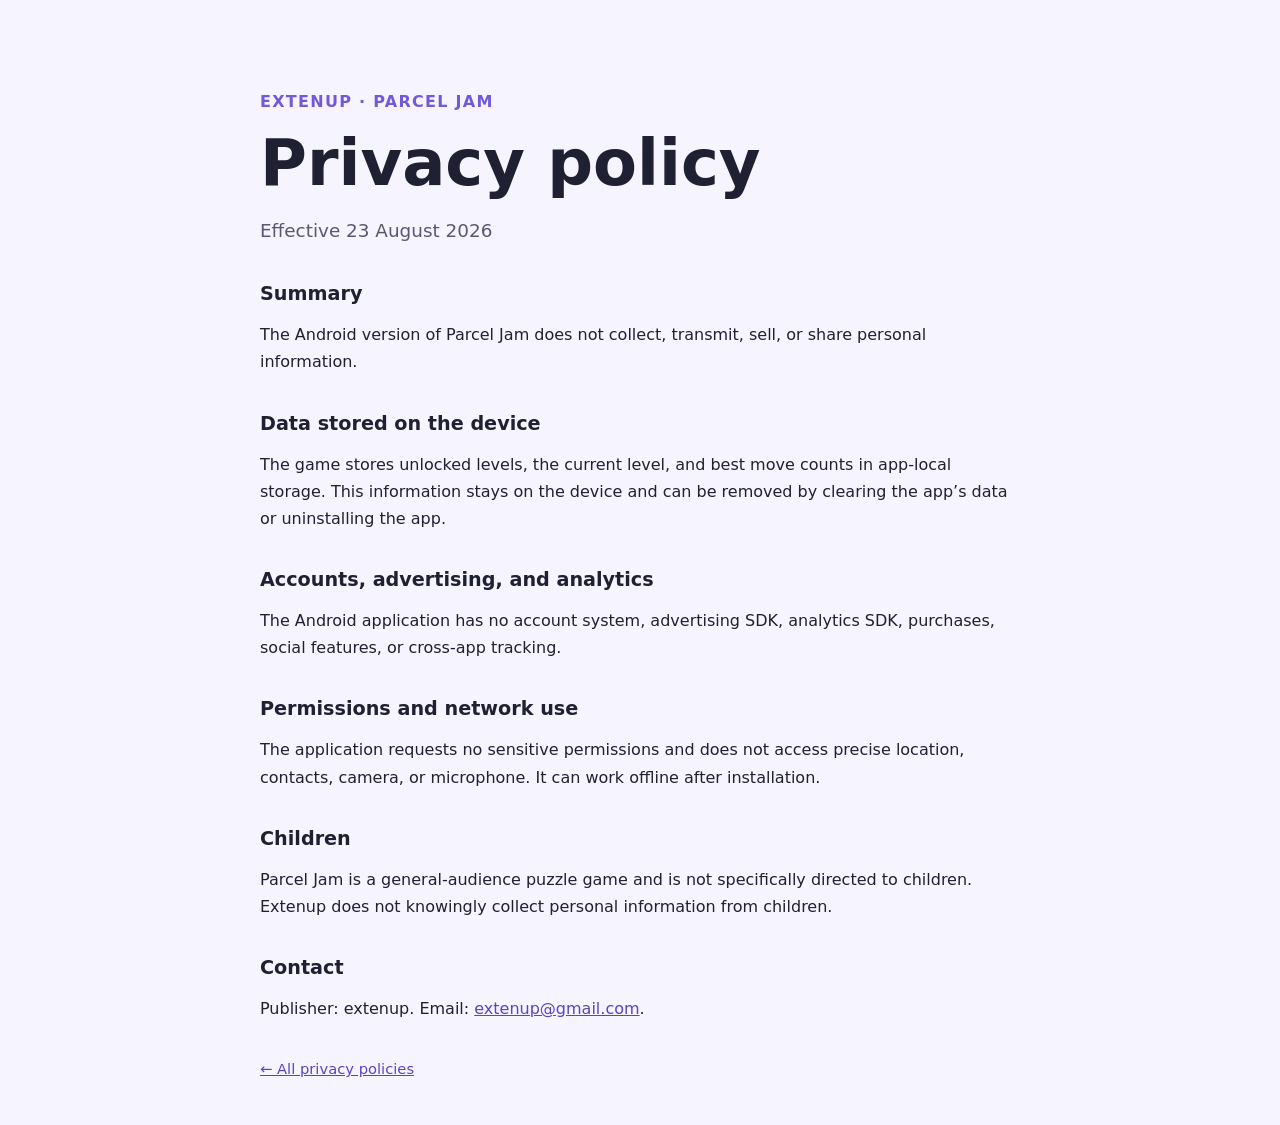
<file: parcel-jam/index.html>
<!doctype html>
<html lang="en">
<head>
  <meta charset="utf-8">
  <meta name="viewport" content="width=device-width, initial-scale=1">
  <title>Parcel Jam — Privacy Policy</title>
  <link rel="stylesheet" href="../styles.css">
</head>
<body>
  <main>
    <p class="eyebrow">Extenup · Parcel Jam</p>
    <h1>Privacy policy</h1>
    <p class="lede">Effective 23 August 2026</p>
    <section class="card">
      <h2>Summary</h2>
      <p>The Android version of Parcel Jam does not collect, transmit, sell, or share personal information.</p>
    </section>
    <section>
      <h2>Data stored on the device</h2>
      <p>The game stores unlocked levels, the current level, and best move counts in app-local storage. This information stays on the device and can be removed by clearing the app’s data or uninstalling the app.</p>
    </section>
    <section>
      <h2>Accounts, advertising, and analytics</h2>
      <p>The Android application has no account system, advertising SDK, analytics SDK, purchases, social features, or cross-app tracking.</p>
    </section>
    <section>
      <h2>Permissions and network use</h2>
      <p>The application requests no sensitive permissions and does not access precise location, contacts, camera, or microphone. It can work offline after installation.</p>
    </section>
    <section>
      <h2>Children</h2>
      <p>Parcel Jam is a general-audience puzzle game and is not specifically directed to children. Extenup does not knowingly collect personal information from children.</p>
    </section>
    <section>
      <h2>Contact</h2>
      <p>Publisher: extenup. Email: <a href="mailto:extenup@gmail.com">extenup@gmail.com</a>.</p>
    </section>
    <footer><a href="../">← All privacy policies</a></footer>
  </main>
</body>
</html>
</file>
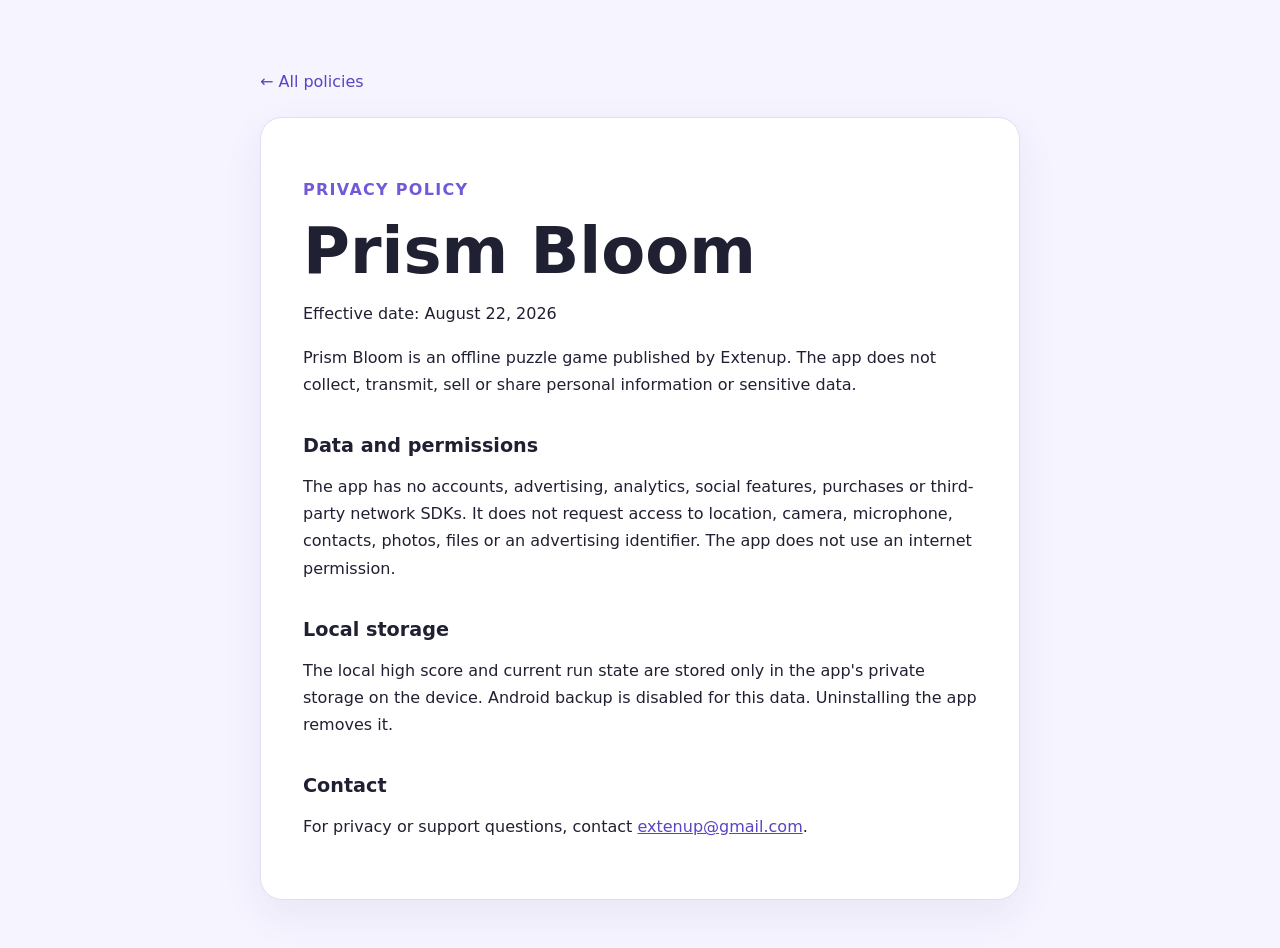
<file: prism-bloom/index.html>
<!doctype html>
<html lang="en">
<head><meta charset="utf-8"><meta name="viewport" content="width=device-width, initial-scale=1"><title>Prism Bloom — Privacy Policy</title><link rel="stylesheet" href="../styles.css"></head>
<body><main><a class="back" href="../">← All policies</a><article class="policy">
  <p class="eyebrow">Privacy policy</p><h1>Prism Bloom</h1><p>Effective date: August 22, 2026</p>
  <p>Prism Bloom is an offline puzzle game published by Extenup. The app does not collect, transmit, sell or share personal information or sensitive data.</p>
  <h2>Data and permissions</h2><p>The app has no accounts, advertising, analytics, social features, purchases or third-party network SDKs. It does not request access to location, camera, microphone, contacts, photos, files or an advertising identifier. The app does not use an internet permission.</p>
  <h2>Local storage</h2><p>The local high score and current run state are stored only in the app's private storage on the device. Android backup is disabled for this data. Uninstalling the app removes it.</p>
  <h2>Contact</h2><p>For privacy or support questions, contact <a href="mailto:extenup@gmail.com">extenup@gmail.com</a>.</p>
</article></main></body></html>
</file>
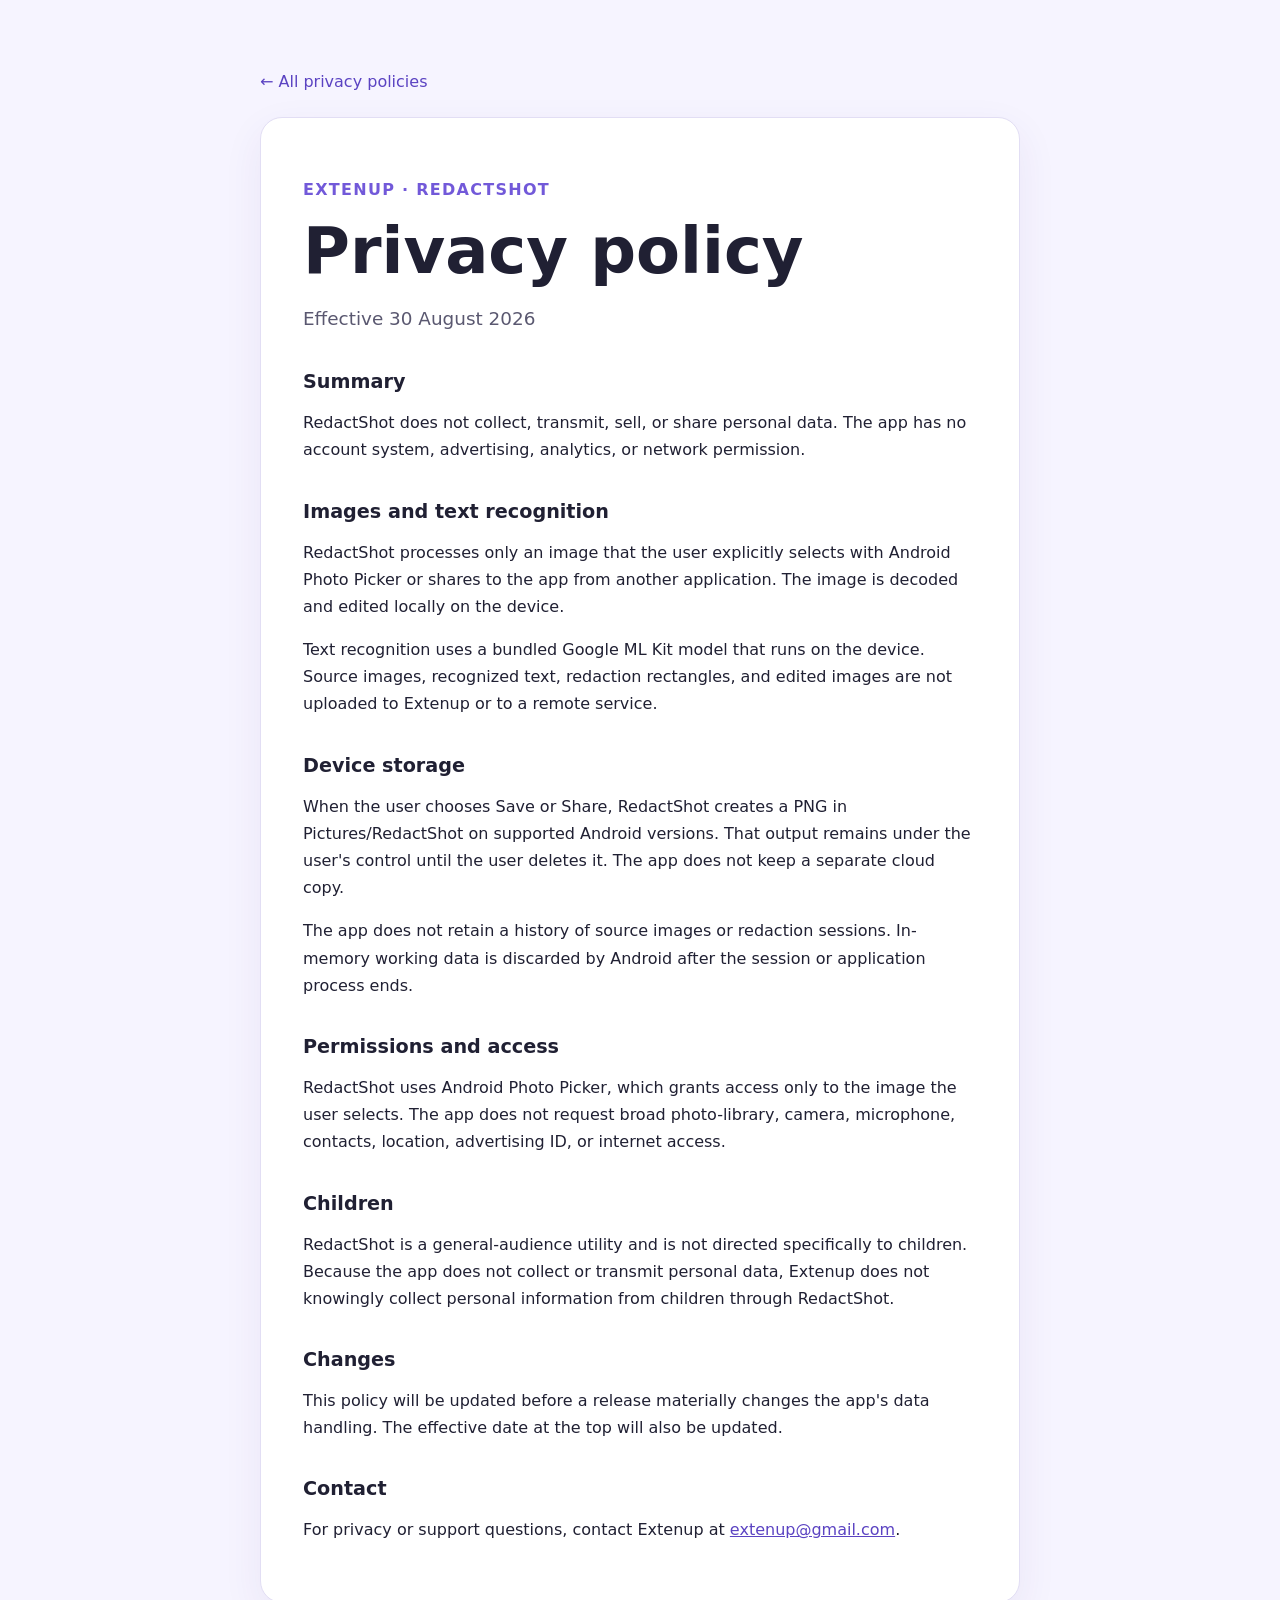
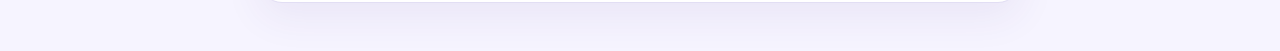
<file: redactshot/index.html>
<!doctype html>
<html lang="en">
<head>
  <meta charset="utf-8">
  <meta name="viewport" content="width=device-width, initial-scale=1">
  <meta name="description" content="Privacy policy for RedactShot, an offline screenshot redaction utility for Android.">
  <title>RedactShot — Privacy Policy</title>
  <link rel="stylesheet" href="../styles.css">
</head>
<body>
  <main>
    <a class="back" href="../">← All privacy policies</a>
    <article class="policy">
      <p class="eyebrow">Extenup · RedactShot</p>
      <h1>Privacy policy</h1>
      <p class="lede">Effective 30 August 2026</p>

      <h2>Summary</h2>
      <p>RedactShot does not collect, transmit, sell, or share personal data. The app has no account system, advertising, analytics, or network permission.</p>

      <h2>Images and text recognition</h2>
      <p>RedactShot processes only an image that the user explicitly selects with Android Photo Picker or shares to the app from another application. The image is decoded and edited locally on the device.</p>
      <p>Text recognition uses a bundled Google ML Kit model that runs on the device. Source images, recognized text, redaction rectangles, and edited images are not uploaded to Extenup or to a remote service.</p>

      <h2>Device storage</h2>
      <p>When the user chooses Save or Share, RedactShot creates a PNG in Pictures/RedactShot on supported Android versions. That output remains under the user's control until the user deletes it. The app does not keep a separate cloud copy.</p>
      <p>The app does not retain a history of source images or redaction sessions. In-memory working data is discarded by Android after the session or application process ends.</p>

      <h2>Permissions and access</h2>
      <p>RedactShot uses Android Photo Picker, which grants access only to the image the user selects. The app does not request broad photo-library, camera, microphone, contacts, location, advertising ID, or internet access.</p>

      <h2>Children</h2>
      <p>RedactShot is a general-audience utility and is not directed specifically to children. Because the app does not collect or transmit personal data, Extenup does not knowingly collect personal information from children through RedactShot.</p>

      <h2>Changes</h2>
      <p>This policy will be updated before a release materially changes the app's data handling. The effective date at the top will also be updated.</p>

      <h2>Contact</h2>
      <p>For privacy or support questions, contact Extenup at <a href="mailto:extenup@gmail.com">extenup@gmail.com</a>.</p>
    </article>
  </main>
</body>
</html>
</file>
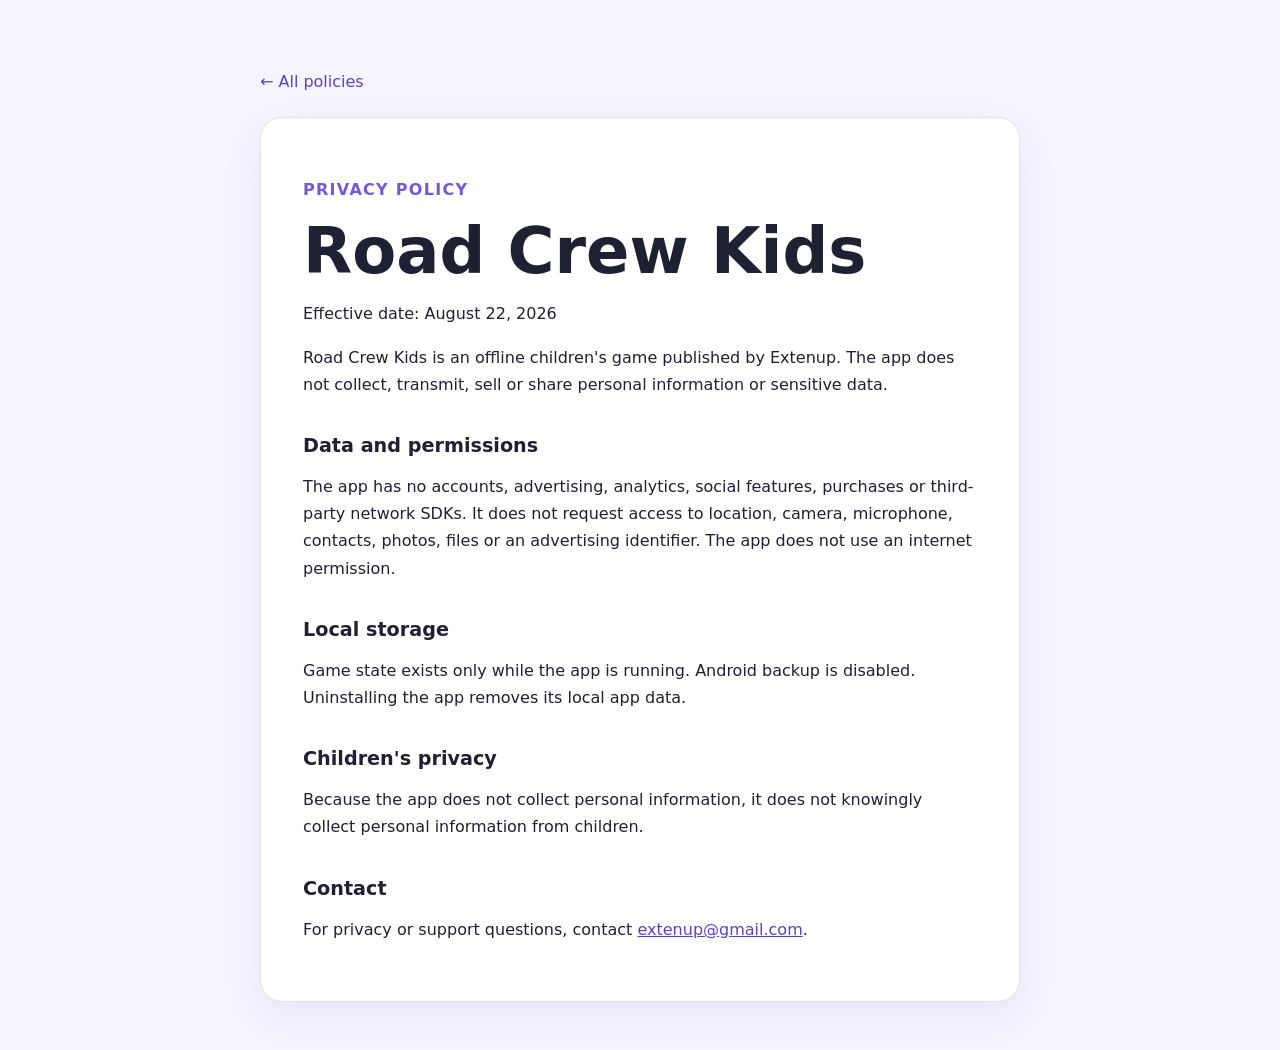
<file: road-crew/index.html>
<!doctype html>
<html lang="en">
<head><meta charset="utf-8"><meta name="viewport" content="width=device-width, initial-scale=1"><title>Road Crew Kids — Privacy Policy</title><link rel="stylesheet" href="../styles.css"></head>
<body><main><a class="back" href="../">← All policies</a><article class="policy">
  <p class="eyebrow">Privacy policy</p><h1>Road Crew Kids</h1><p>Effective date: August 22, 2026</p>
  <p>Road Crew Kids is an offline children's game published by Extenup. The app does not collect, transmit, sell or share personal information or sensitive data.</p>
  <h2>Data and permissions</h2><p>The app has no accounts, advertising, analytics, social features, purchases or third-party network SDKs. It does not request access to location, camera, microphone, contacts, photos, files or an advertising identifier. The app does not use an internet permission.</p>
  <h2>Local storage</h2><p>Game state exists only while the app is running. Android backup is disabled. Uninstalling the app removes its local app data.</p>
  <h2>Children's privacy</h2><p>Because the app does not collect personal information, it does not knowingly collect personal information from children.</p>
  <h2>Contact</h2><p>For privacy or support questions, contact <a href="mailto:extenup@gmail.com">extenup@gmail.com</a>.</p>
</article></main></body></html>
</file>
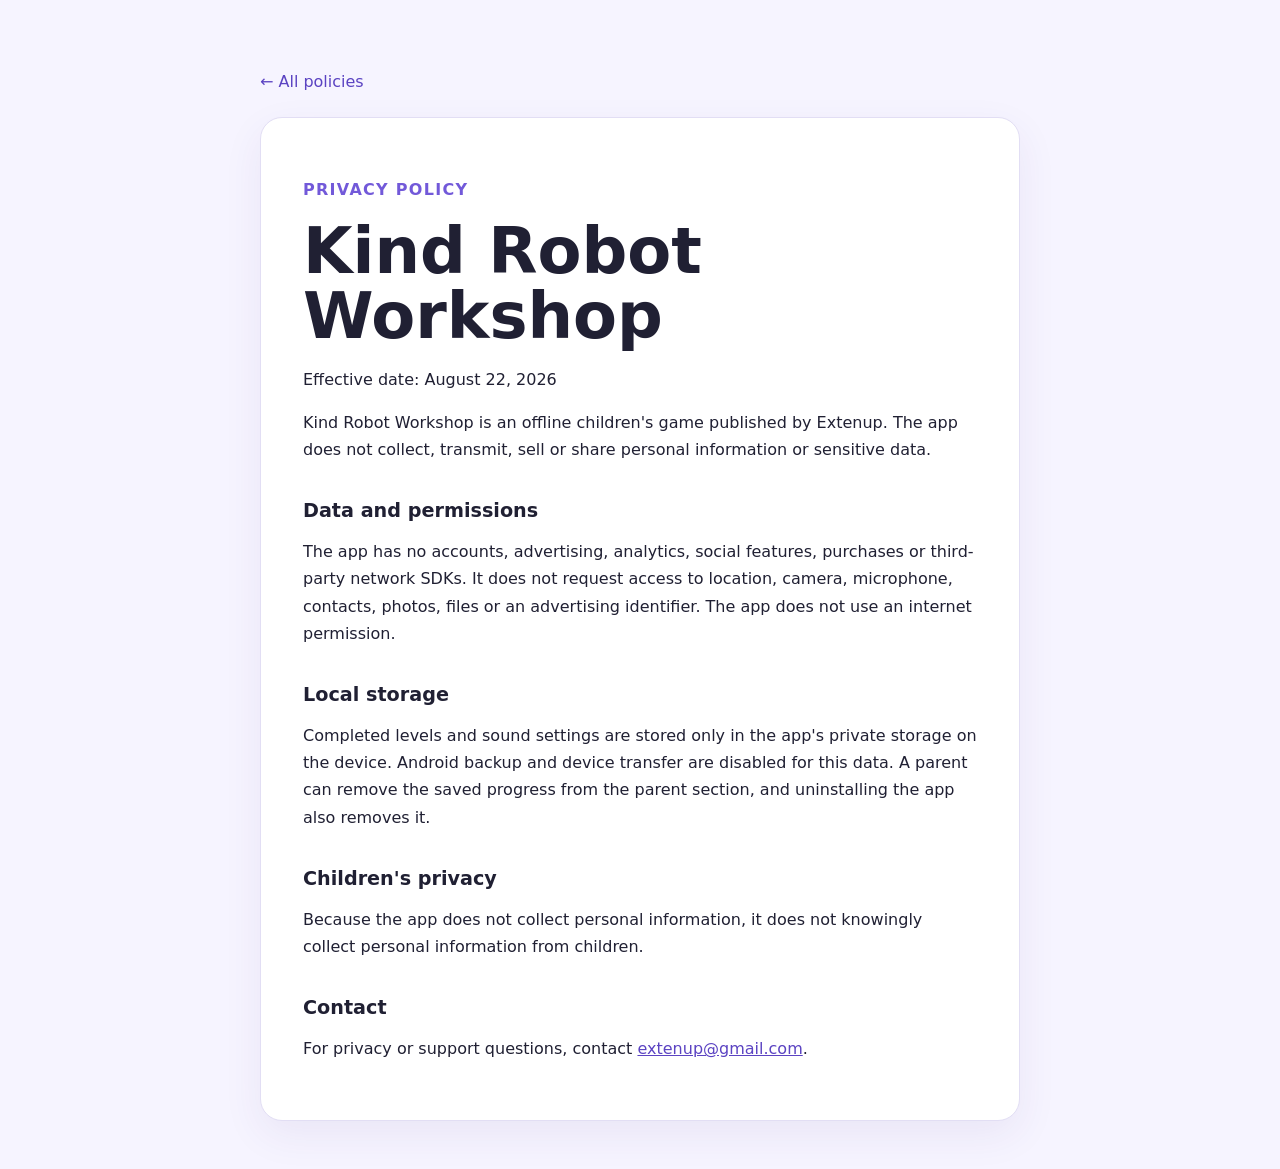
<file: robot-workshop/index.html>
<!doctype html>
<html lang="en">
<head><meta charset="utf-8"><meta name="viewport" content="width=device-width, initial-scale=1"><title>Kind Robot Workshop — Privacy Policy</title><link rel="stylesheet" href="../styles.css"></head>
<body><main><a class="back" href="../">← All policies</a><article class="policy">
  <p class="eyebrow">Privacy policy</p><h1>Kind Robot Workshop</h1><p>Effective date: August 22, 2026</p>
  <p>Kind Robot Workshop is an offline children's game published by Extenup. The app does not collect, transmit, sell or share personal information or sensitive data.</p>
  <h2>Data and permissions</h2><p>The app has no accounts, advertising, analytics, social features, purchases or third-party network SDKs. It does not request access to location, camera, microphone, contacts, photos, files or an advertising identifier. The app does not use an internet permission.</p>
  <h2>Local storage</h2><p>Completed levels and sound settings are stored only in the app's private storage on the device. Android backup and device transfer are disabled for this data. A parent can remove the saved progress from the parent section, and uninstalling the app also removes it.</p>
  <h2>Children's privacy</h2><p>Because the app does not collect personal information, it does not knowingly collect personal information from children.</p>
  <h2>Contact</h2><p>For privacy or support questions, contact <a href="mailto:extenup@gmail.com">extenup@gmail.com</a>.</p>
</article></main></body></html>
</file>
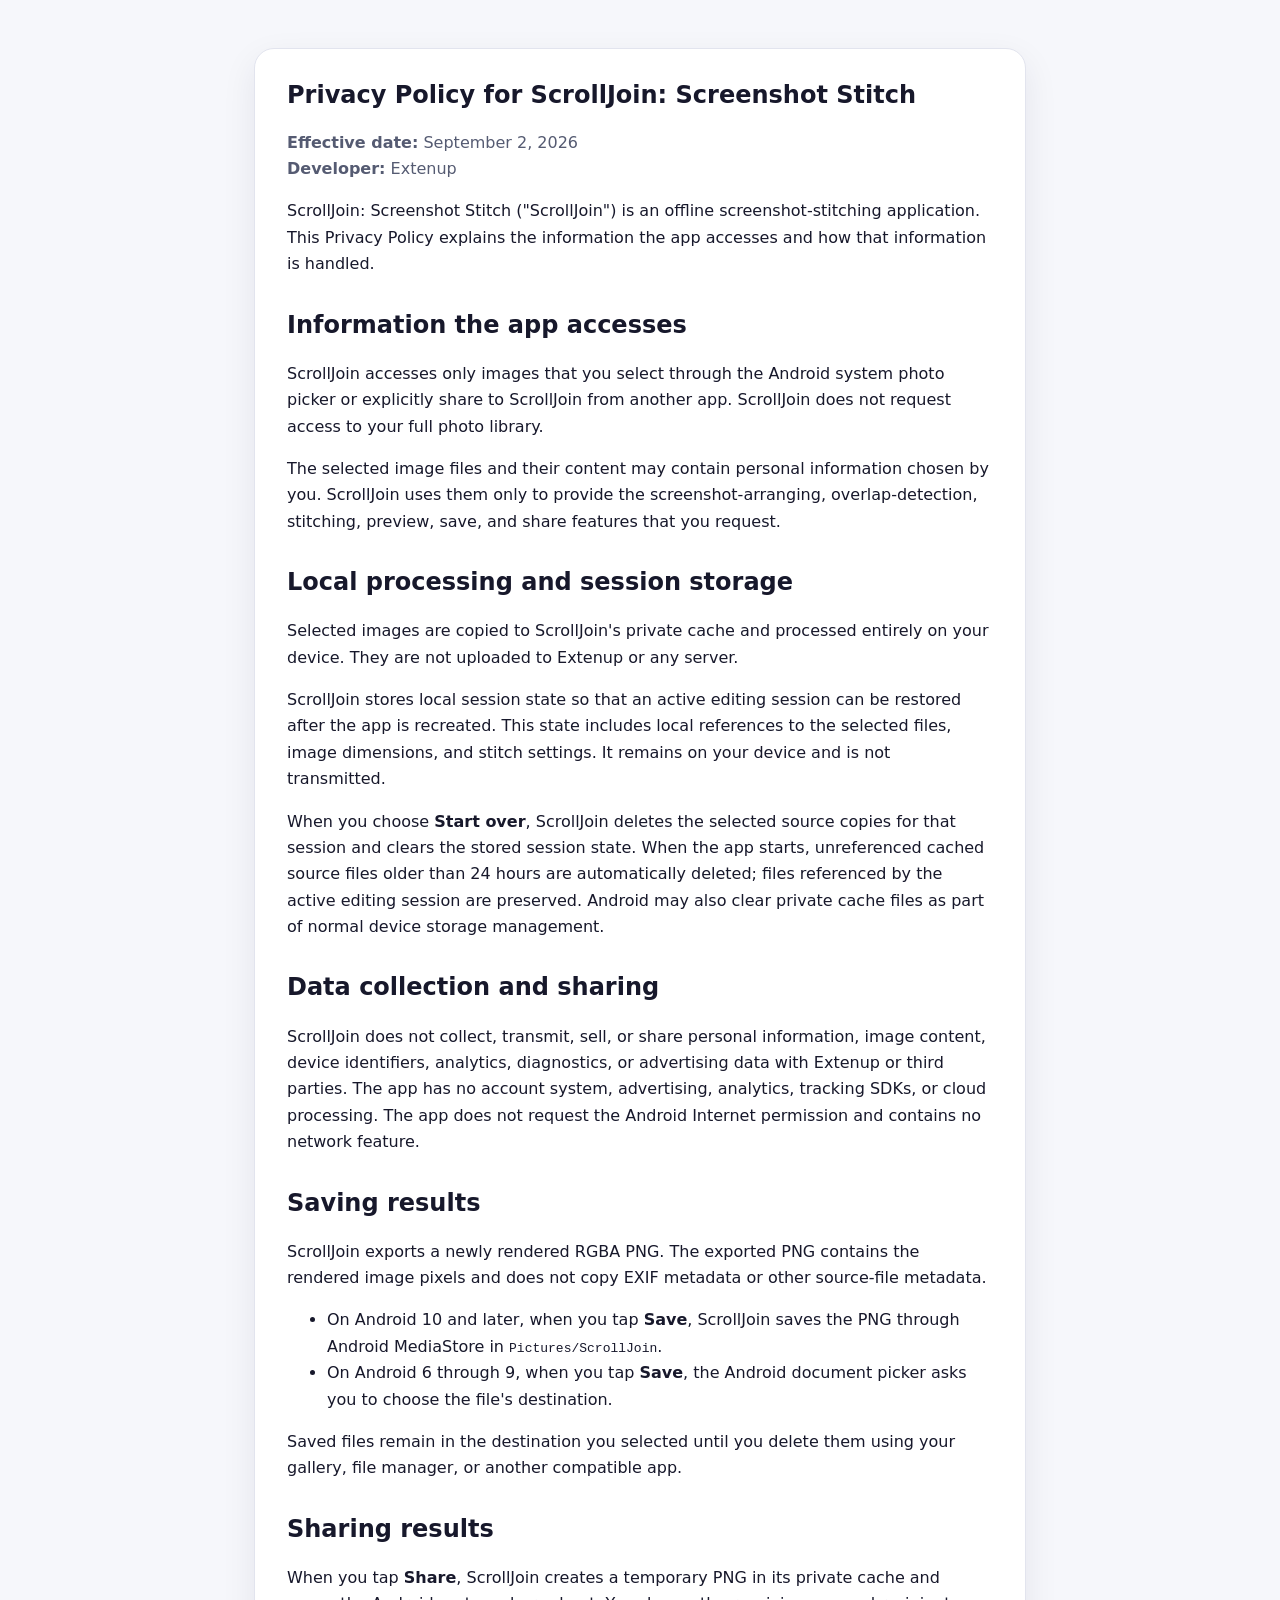
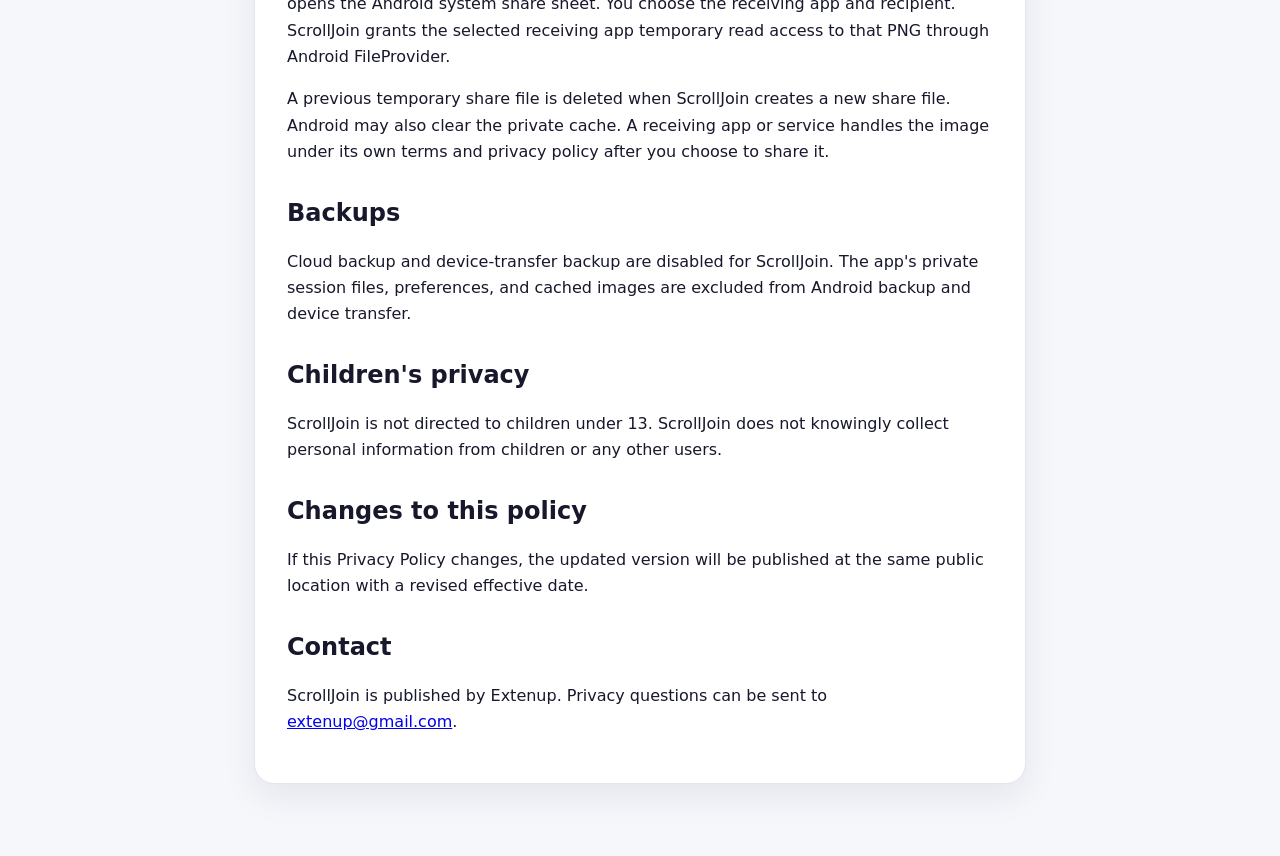
<file: scrolljoin/index.html>
<!doctype html>
<html lang="en">
<head>
  <meta charset="utf-8">
  <meta name="viewport" content="width=device-width, initial-scale=1">
  <meta name="description" content="Privacy Policy for ScrollJoin: Screenshot Stitch, published by Extenup.">
  <title>Privacy Policy for ScrollJoin: Screenshot Stitch</title>
  <style>
    :root { color-scheme: light dark; font-family: system-ui, -apple-system, BlinkMacSystemFont, "Segoe UI", sans-serif; }
    body { margin: 0; background: #f6f7fb; color: #17182b; line-height: 1.65; }
    main { box-sizing: border-box; max-width: 820px; margin: 0 auto; padding: 48px 24px 72px; }
    article { background: #fff; border: 1px solid #e2e4ee; border-radius: 20px; padding: 32px; box-shadow: 0 12px 34px rgba(28, 31, 63, .08); }
    h1 { margin-top: 0; line-height: 1.2; }
    h2 { margin-top: 2rem; line-height: 1.3; }
    code { overflow-wrap: anywhere; }
    .meta { color: #555b72; }
    @media (max-width: 560px) { main { padding: 20px 12px 40px; } article { padding: 22px 18px; border-radius: 14px; } }
    @media (prefers-color-scheme: dark) {
      body { background: #10111d; color: #eceefa; }
      article { background: #181a2b; border-color: #30334b; box-shadow: none; }
      .meta { color: #b8bdd4; }
      a { color: #aeb8ff; }
    }
  </style>
</head>
<body>
  <main>
    <article>
      <h1>Privacy Policy for ScrollJoin: Screenshot Stitch</h1>
      <p class="meta"><strong>Effective date:</strong> September 2, 2026<br><strong>Developer:</strong> Extenup</p>
      <p>ScrollJoin: Screenshot Stitch ("ScrollJoin") is an offline screenshot-stitching application. This Privacy Policy explains the information the app accesses and how that information is handled.</p>

      <h2>Information the app accesses</h2>
      <p>ScrollJoin accesses only images that you select through the Android system photo picker or explicitly share to ScrollJoin from another app. ScrollJoin does not request access to your full photo library.</p>
      <p>The selected image files and their content may contain personal information chosen by you. ScrollJoin uses them only to provide the screenshot-arranging, overlap-detection, stitching, preview, save, and share features that you request.</p>

      <h2>Local processing and session storage</h2>
      <p>Selected images are copied to ScrollJoin's private cache and processed entirely on your device. They are not uploaded to Extenup or any server.</p>
      <p>ScrollJoin stores local session state so that an active editing session can be restored after the app is recreated. This state includes local references to the selected files, image dimensions, and stitch settings. It remains on your device and is not transmitted.</p>
      <p>When you choose <strong>Start over</strong>, ScrollJoin deletes the selected source copies for that session and clears the stored session state. When the app starts, unreferenced cached source files older than 24 hours are automatically deleted; files referenced by the active editing session are preserved. Android may also clear private cache files as part of normal device storage management.</p>

      <h2>Data collection and sharing</h2>
      <p>ScrollJoin does not collect, transmit, sell, or share personal information, image content, device identifiers, analytics, diagnostics, or advertising data with Extenup or third parties. The app has no account system, advertising, analytics, tracking SDKs, or cloud processing. The app does not request the Android Internet permission and contains no network feature.</p>

      <h2>Saving results</h2>
      <p>ScrollJoin exports a newly rendered RGBA PNG. The exported PNG contains the rendered image pixels and does not copy EXIF metadata or other source-file metadata.</p>
      <ul>
        <li>On Android 10 and later, when you tap <strong>Save</strong>, ScrollJoin saves the PNG through Android MediaStore in <code>Pictures/ScrollJoin</code>.</li>
        <li>On Android 6 through 9, when you tap <strong>Save</strong>, the Android document picker asks you to choose the file's destination.</li>
      </ul>
      <p>Saved files remain in the destination you selected until you delete them using your gallery, file manager, or another compatible app.</p>

      <h2>Sharing results</h2>
      <p>When you tap <strong>Share</strong>, ScrollJoin creates a temporary PNG in its private cache and opens the Android system share sheet. You choose the receiving app and recipient. ScrollJoin grants the selected receiving app temporary read access to that PNG through Android FileProvider.</p>
      <p>A previous temporary share file is deleted when ScrollJoin creates a new share file. Android may also clear the private cache. A receiving app or service handles the image under its own terms and privacy policy after you choose to share it.</p>

      <h2>Backups</h2>
      <p>Cloud backup and device-transfer backup are disabled for ScrollJoin. The app's private session files, preferences, and cached images are excluded from Android backup and device transfer.</p>

      <h2>Children's privacy</h2>
      <p>ScrollJoin is not directed to children under 13. ScrollJoin does not knowingly collect personal information from children or any other users.</p>

      <h2>Changes to this policy</h2>
      <p>If this Privacy Policy changes, the updated version will be published at the same public location with a revised effective date.</p>

      <h2>Contact</h2>
      <p>ScrollJoin is published by Extenup. Privacy questions can be sent to <a href="mailto:extenup@gmail.com">extenup@gmail.com</a>.</p>
    </article>
  </main>
</body>
</html>
</file>
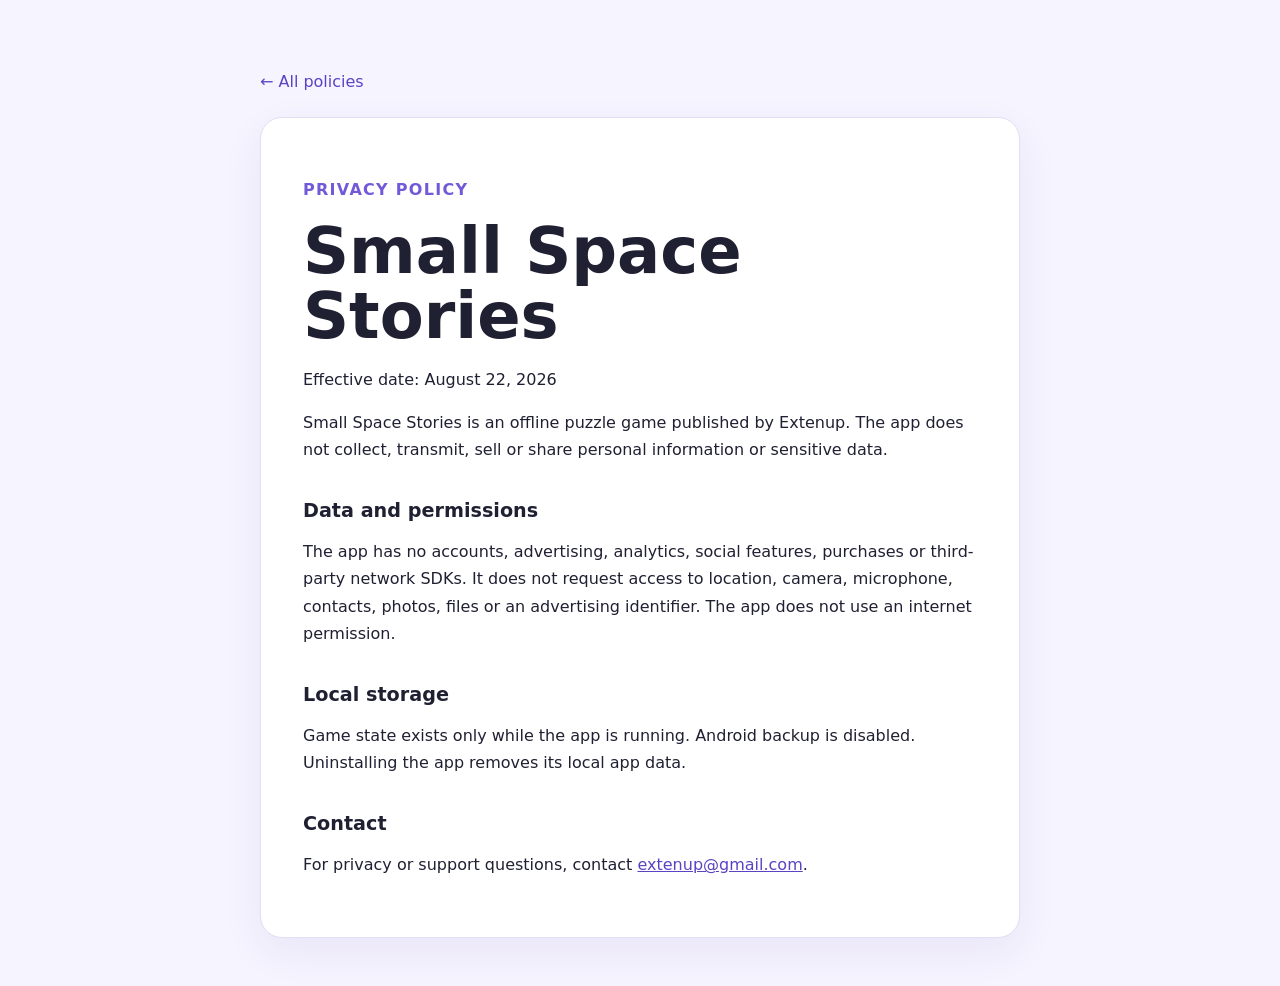
<file: small-space-stories/index.html>
<!doctype html>
<html lang="en">
<head><meta charset="utf-8"><meta name="viewport" content="width=device-width, initial-scale=1"><title>Small Space Stories — Privacy Policy</title><link rel="stylesheet" href="../styles.css"></head>
<body><main><a class="back" href="../">← All policies</a><article class="policy">
  <p class="eyebrow">Privacy policy</p><h1>Small Space Stories</h1><p>Effective date: August 22, 2026</p>
  <p>Small Space Stories is an offline puzzle game published by Extenup. The app does not collect, transmit, sell or share personal information or sensitive data.</p>
  <h2>Data and permissions</h2><p>The app has no accounts, advertising, analytics, social features, purchases or third-party network SDKs. It does not request access to location, camera, microphone, contacts, photos, files or an advertising identifier. The app does not use an internet permission.</p>
  <h2>Local storage</h2><p>Game state exists only while the app is running. Android backup is disabled. Uninstalling the app removes its local app data.</p>
  <h2>Contact</h2><p>For privacy or support questions, contact <a href="mailto:extenup@gmail.com">extenup@gmail.com</a>.</p>
</article></main></body></html>
</file>
<file: styles.css>
:root {
  color-scheme: light;
  font-family: Inter, ui-sans-serif, system-ui, -apple-system, BlinkMacSystemFont, "Segoe UI", sans-serif;
  color: #202033;
  background: #f6f4ff;
}
* { box-sizing: border-box; }
body { margin: 0; }
main { width: min(760px, calc(100% - 40px)); margin: 0 auto; padding: 72px 0 48px; }
.eyebrow { color: #7259d9; font-weight: 750; letter-spacing: .08em; text-transform: uppercase; }
h1 { margin: 8px 0 16px; font-size: clamp(2.2rem, 6vw, 4rem); line-height: 1.02; }
h2 { margin-top: 36px; font-size: 1.2rem; }
p, li { font-size: 1rem; line-height: 1.7; }
.lede { max-width: 620px; color: #5a5870; font-size: 1.15rem; }
.cards { display: grid; grid-template-columns: repeat(auto-fit, minmax(240px, 1fr)); gap: 14px; margin: 36px 0; }
.cards a { display: grid; gap: 6px; padding: 20px; color: inherit; text-decoration: none; background: white; border: 1px solid #dfd9ff; border-radius: 18px; box-shadow: 0 10px 30px rgba(64, 45, 130, .08); }
.cards a:hover, .cards a:focus-visible { border-color: #836ce5; transform: translateY(-1px); }
.cards span, footer { color: #6b687d; }
a { color: #5b43c2; }
.policy { background: white; border: 1px solid #e2def4; border-radius: 22px; padding: clamp(22px, 5vw, 42px); box-shadow: 0 14px 40px rgba(64, 45, 130, .07); }
.back { display: inline-block; margin-bottom: 26px; text-decoration: none; }
footer { margin-top: 38px; font-size: .92rem; }
</file>
